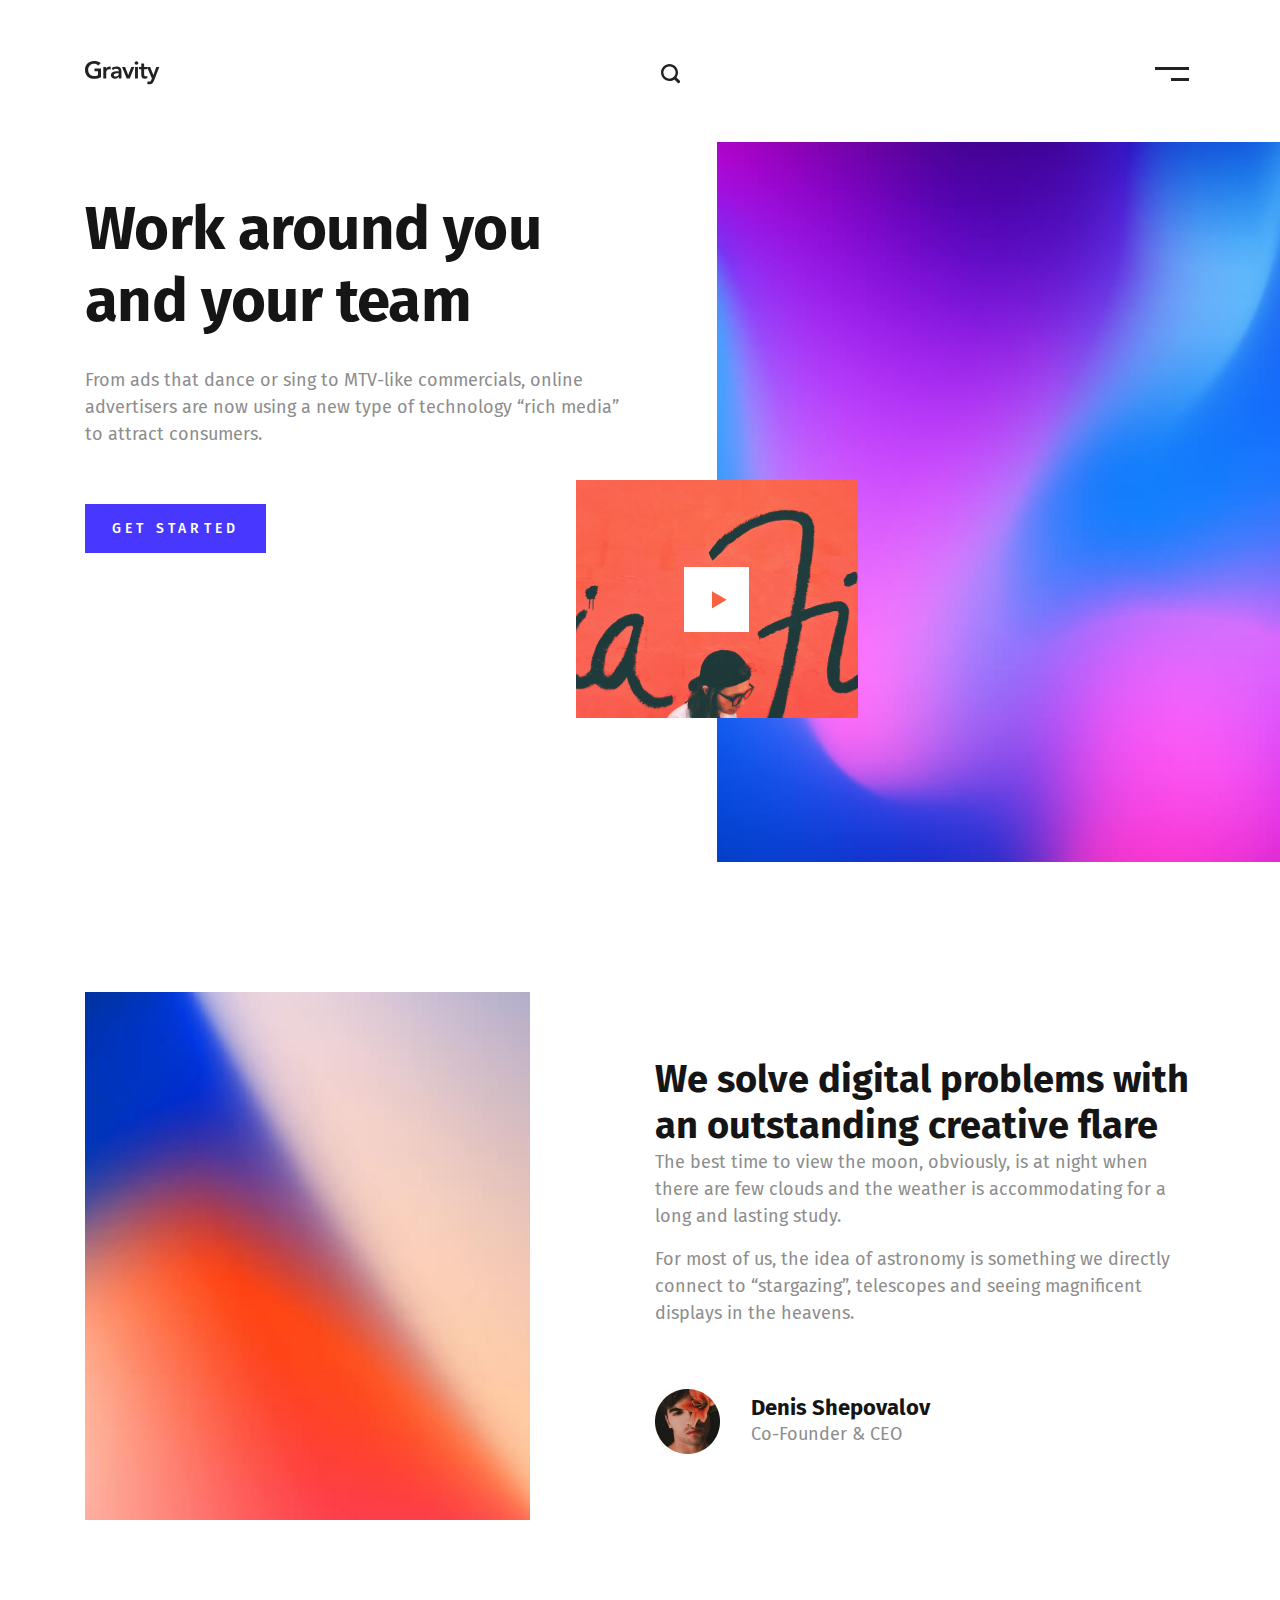
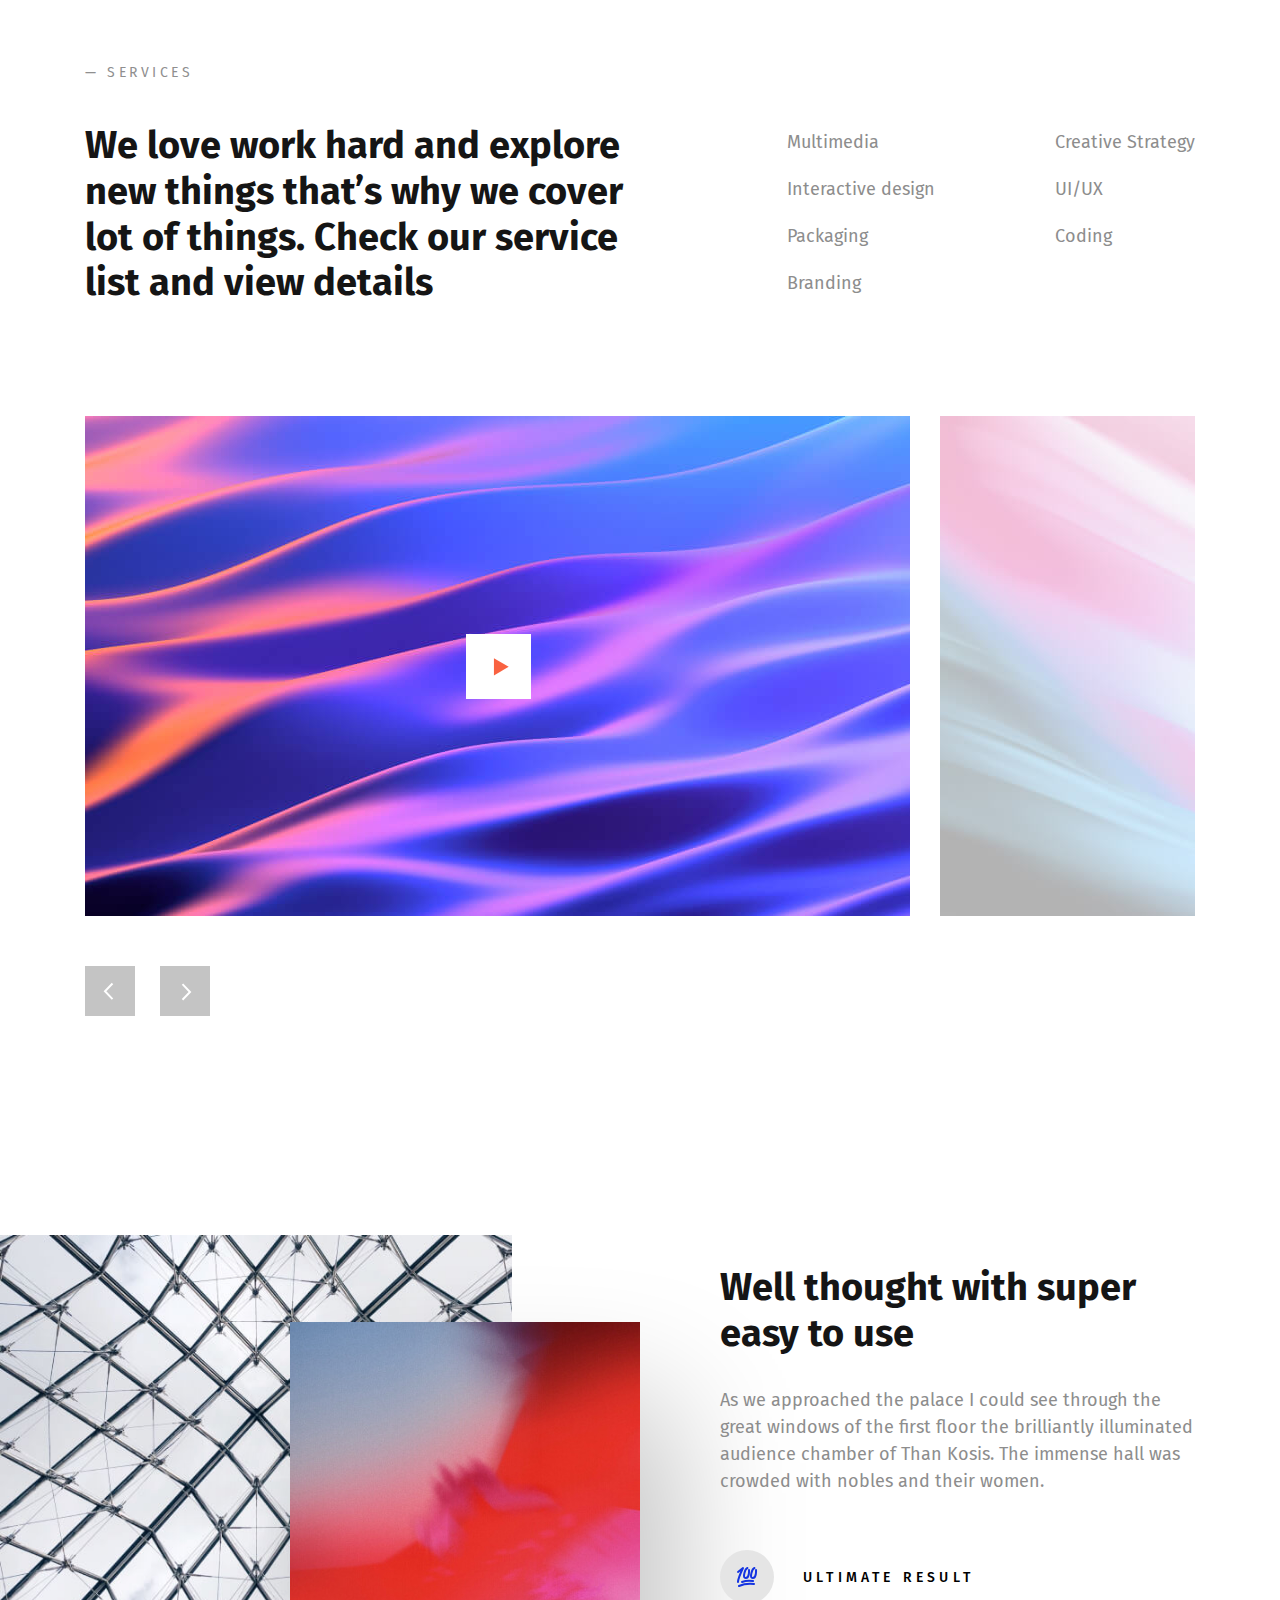
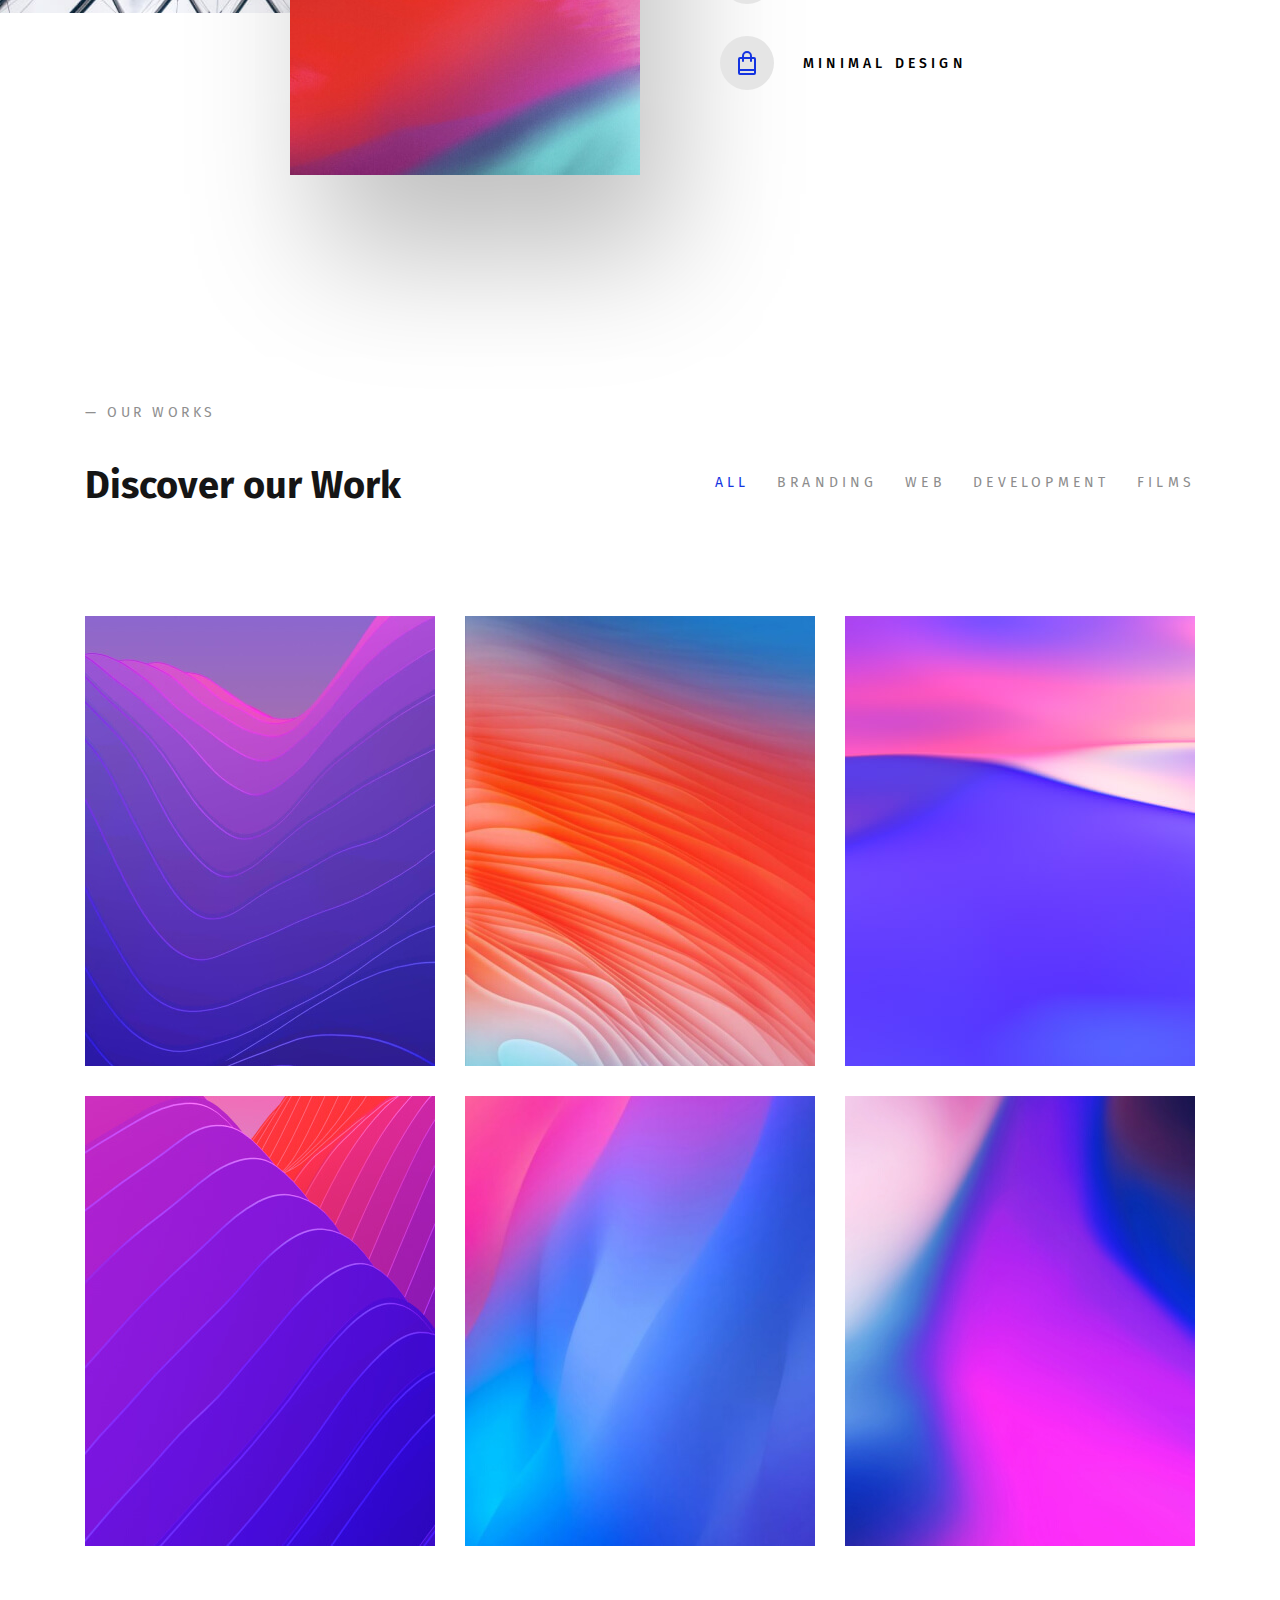
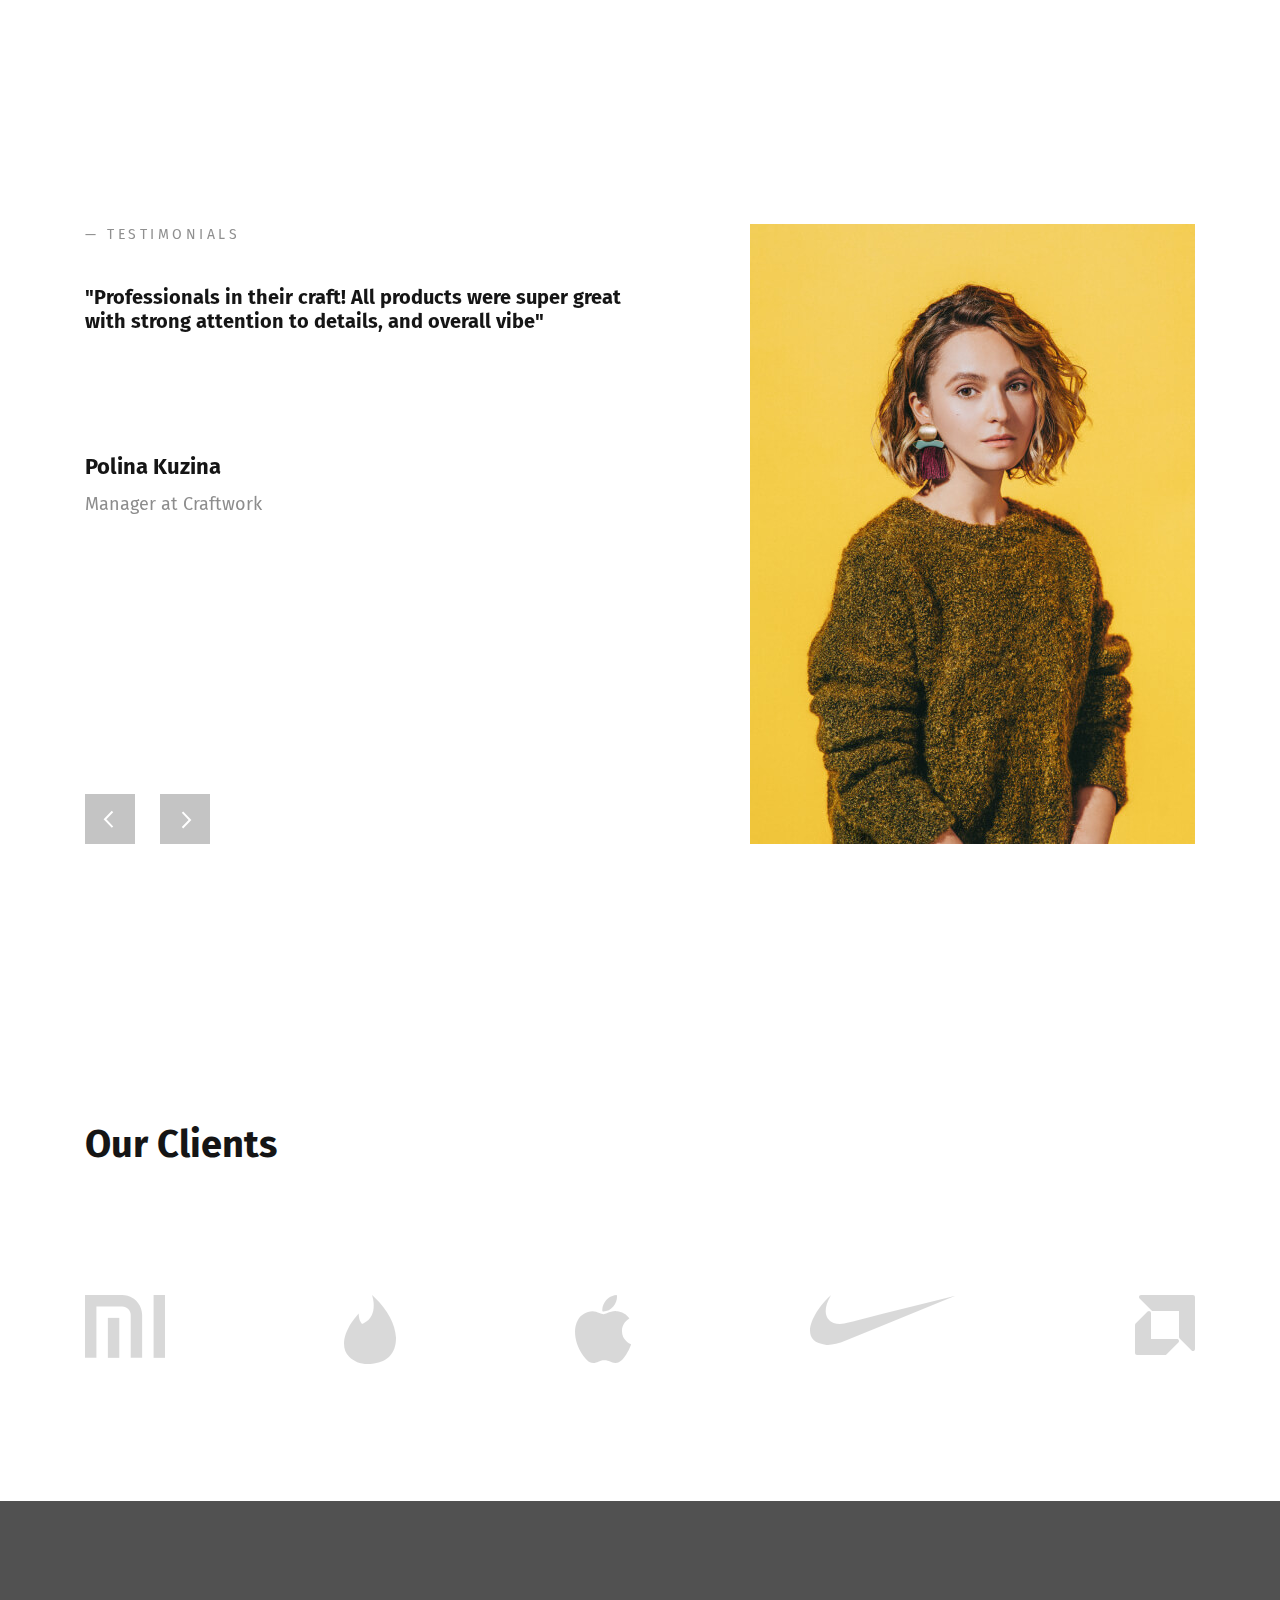
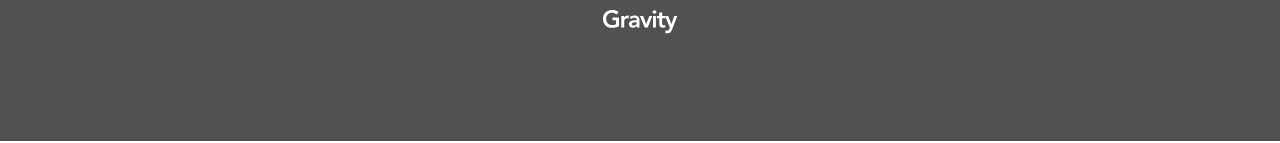
<file: Gravity/index.html>
<!DOCTYPE html>
<html lang="en">
<head>
	<meta charset="UTF-8">
	<title>Gravity</title>
	<meta name="viewport" content="width=device-width, initial-scale=1, shrink-to-fit=no">
	<link rel="shortcut icon" href="img/favicon.png" type="image/x-icon">
	<link href="https://fonts.googleapis.com/css?family=Fira+Sans:400,500,700&display=swap" rel="stylesheet">
	<link rel="stylesheet" href="css/bootstrap.min.css">
	<link rel="stylesheet" href="css/owl.carousel.min.css">
	<link rel="stylesheet" href="css/owl.theme.default.min.css">
	<link rel="stylesheet" href="css/main.min.css">
</head>
<body>
	<header class="header">
		<div class="nav">
			<div class="container">
				<div class="row">
					<div class="col-4 col-md-4">
						<a href="#">
							<img src="img/logo.svg" alt="Gravity" class="logo">
						</a>
					</div>
					<div class="col-4 offset-md-2 col-md-3">
						<button class="search">
							<img src="img/search.svg" alt="Search for materials">
						</button>
					</div>
					<div class="col-4 col-md-3">
						<button class="menu ml-auto">
							<img src="img/menu.svg" alt="Menu Gravity">
						</button>
					</div>
				</div>
			</div>
		</div>
		<div class="offer">
			<div class="container">
				<div class="row">
					<div class="col-md-6 vh-dependent">
						<div class="offer-cont">
							<h1 class="offer-cont__title">
								Work around you and your team
							</h1>
							<p class="offer-cont__text">
								From ads that dance or sing to MTV-like commercials, online advertisers are now using a new type of technology “rich media” to attract consumers.
							</p>
							<button class="offer-cont__btn btn">
								Get started
							</button>
						</div>
					</div>
					<div class="col-md-6 be-static vh-dependent">
						<div class="hero">
							<a href="#!" class="video">
							</a>
						</div>
					</div>
				</div>
			</div>
		</div>
	</header>
	<section class="problems">
		<div class="container">
			<div class="row">
				<div class="col-md-5">
					<img src="img/img2.jpg" alt="Poster" class="poster img-fluid">
				</div>
				<div class="col-md-6 ml-auto d-flex align-items-center">
					<div class="about">
						<h2 class="about__title">
							We solve digital problems with an outstanding creative flare
						</h2>
						<p class="about__text">
							The best time to view the moon, obviously, is at night when there are few clouds and the weather is accommodating for a long and lasting study.
						</p>
						<p class="about__text">
							For most of us, the idea of astronomy is something we directly connect to “stargazing”, telescopes and seeing magnificent displays in the heavens.
						</p>
						<div class="about__author">
							<h4 class="about__name">
								Denis Shepovalov
							</h4>
							<p class="about__dop">
								Co-Founder & CEO
							</p>
						</div>
					</div>
				</div>
			</div>
		</div>
	</section>
	<section class="services">
		<div class="container">
			<div class="row">
				<div class="col-md-6">
					<div class="section-title">
						<p class="section-title__label">
							— Services
						</p>
						<h2 class="section-title__heading">
							We love work hard and explore new things that’s why we cover lot of things. Check our service list and view details
						</h2>
					</div>
				</div>
				<div class="col-md-5 ml-auto d-flex justify-content-between">
					<ul class="serv-list serv-list_left">
						<li class="serv-list__item">
							Multimedia
						</li>
						<li class="serv-list__item">
							Interactive design
						</li>
						<li class="serv-list__item">
							Packaging
						</li>
						<li class="serv-list__item">
							Branding
						</li>
					</ul>
					<ul class="serv-list serv-list_right">
						<li class="serv-list__item">
							Creative Strategy
						</li>
						<li class="serv-list__item">
							UI/UX 
						</li>
						<li class="serv-list__item">
							Coding
						</li>
					</ul>
				</div>
			</div>
			<div class="row">
				<div class="col">
					<div class="owl-carousel owl-theme works-carousel">
					    <div class="item">
					    	<img src="img/img3.jpg" alt="Work">
					    	<span class="owl-carousel__play"></span>
					    </div>
					   	<div class="item">
					    	<img src="img/img4.jpg" alt="Work">
					    	<span class="owl-carousel__play"></span>
					    </div>
					    <div class="item">
					    	<img src="img/img3.jpg" alt="Work">
					    	<span class="owl-carousel__play"></span>
					    </div>
					   	<div class="item">
					    	<img src="img/img4.jpg" alt="Work">
					    	<span class="owl-carousel__play"></span>
					    </div>
					</div>
				</div>
			</div>
		</div>
	</section>
	<section class="result">
		<div class="container">
			<div class="row">
				<div class="col-md-6 be-static">
					<div class="collage">
						<img src="img/img5.jpg" alt="Work">
					</div>
				</div>
				<div class="col-md-6">
					<div class="easy">
						<h2 class="easy__title">
							Well thought with super easy to use
						</h2>
						<p class="easy__text">
							As we approached the palace I could see through the great windows of the first floor the brilliantly illuminated audience chamber of Than Kosis. The immense hall was crowded with nobles and their women.
						</p>
						<div class="easy__point easy__point_first">
							Ultimate Result
						</div>
						<div class="easy__point easy__point_second">
							Minimal Design
						</div>
					</div>
				</div>
			</div>
		</div>
	</section>
	<section class="works tabs">
		<div class="container">
			<div class="row">
				<div class="col-md-6">
					<div class="section-title">
						<p class="section-title__label">
							— Our works
						</p>
						<h2 class="section-title__heading">
							Discover our Work
						</h2>
					</div>
				</div>
				<div class="col-12 col-xl-6">
					<ul class="work-tabs d-flex justify-content-between tabs__caption">
						<li class="work-tabs__item active">
							<a href="#!">
								All
							</a>
						</li>
						<li class="work-tabs__item">
							<a href="#!">
								Branding
							</a>
						</li>
						<li class="work-tabs__item">
							<a href="#!">
								Web
							</a>
						</li>
						<li class="work-tabs__item">
							<a href="#!">
								Development
							</a>
						</li>
						<li class="work-tabs__item">
							<a href="#!">
								Films
							</a>
						</li>
					</ul>
				</div>
			</div>
			<div class="row">
				<div class="col">
					<div class="works-wrap d-flex justify-content-between tabs__content active">
						<a href="#!" class="works-wrap__item">
							<img src="img/img7.jpg" alt="Work">
						</a>
						<a href="#!" class="works-wrap__item">
							<img src="img/img8.jpg" alt="Work">
						</a>
						<a href="#!" class="works-wrap__item">
							<img src="img/img9.jpg" alt="Work">
						</a>
						<a href="#!" class="works-wrap__item">
							<img src="img/img10.jpg" alt="Work">
						</a>
						<a href="#!" class="works-wrap__item">
							<img src="img/img11.jpg" alt="Work">
						</a>
						<a href="#!" class="works-wrap__item">
							<img src="img/img12.jpg" alt="Work">
						</a>
					</div>

					<div class="works-wrap d-flex justify-content-between tabs__content">
						<a href="#!" class="works-wrap__item">
							<img src="img/img12.jpg" alt="Work">
						</a>
						<a href="#!" class="works-wrap__item">
							<img src="img/img11.jpg" alt="Work">
						</a>
						<a href="#!" class="works-wrap__item">
							<img src="img/img10.jpg" alt="Work">
						</a>
						<a href="#!" class="works-wrap__item">
							<img src="img/img9.jpg" alt="Work">
						</a>
						<a href="#!" class="works-wrap__item">
							<img src="img/img8.jpg" alt="Work">
						</a>
						<a href="#!" class="works-wrap__item">
							<img src="img/img7.jpg" alt="Work">
						</a>
					</div>

					<div class="works-wrap d-flex justify-content-between tabs__content">
						<a href="#!" class="works-wrap__item">
							<img src="img/img8.jpg" alt="Work">
						</a>
						<a href="#!" class="works-wrap__item">
							<img src="img/img12.jpg" alt="Work">
						</a>
						<a href="#!" class="works-wrap__item">
							<img src="img/img10.jpg" alt="Work">
						</a>
						<a href="#!" class="works-wrap__item">
							<img src="img/img11.jpg" alt="Work">
						</a>
						<a href="#!" class="works-wrap__item">
							<img src="img/img7.jpg" alt="Work">
						</a>
						<a href="#!" class="works-wrap__item">
							<img src="img/img9.jpg" alt="Work">
						</a>
					</div>

					<div class="works-wrap d-flex justify-content-between tabs__content">
						<a href="#!" class="works-wrap__item">
							<img src="img/img12.jpg" alt="Work">
						</a>
						<a href="#!" class="works-wrap__item">
							<img src="img/img11.jpg" alt="Work">
						</a>
						<a href="#!" class="works-wrap__item">
							<img src="img/img10.jpg" alt="Work">
						</a>
						<a href="#!" class="works-wrap__item">
							<img src="img/img9.jpg" alt="Work">
						</a>
						<a href="#!" class="works-wrap__item">
							<img src="img/img8.jpg" alt="Work">
						</a>
						<a href="#!" class="works-wrap__item">
							<img src="img/img7.jpg" alt="Work">
						</a>
					</div>

					<div class="works-wrap d-flex justify-content-between tabs__content">
						<a href="#!" class="works-wrap__item">
							<img src="img/img11.jpg" alt="Work">
						</a>
						<a href="#!" class="works-wrap__item">
							<img src="img/img12.jpg" alt="Work">
						</a>
						<a href="#!" class="works-wrap__item">
							<img src="img/img8.jpg" alt="Work">
						</a>
						<a href="#!" class="works-wrap__item">
							<img src="img/img9.jpg" alt="Work">
						</a>
						<a href="#!" class="works-wrap__item">
							<img src="img/img7.jpg" alt="Work">
						</a>
						<a href="#!" class="works-wrap__item">
							<img src="img/img10.jpg" alt="Work">
						</a>
					</div>
				</div>
			</div>
		</div>
	</section> 
	<section class="testimonials">
		<div class="container">
			<div class="owl-carousel contributor-carousel">
				<!-- One slide -->
				<div class="row">
					<div class="col-md-6">
						<div class="section-title">
							<p class="section-title__label">
								— Testimonials
							</p>
							<h2 class="section-title__heading section-title__heading_review">
								"Professionals in their craft! All products were super great with strong attention to details, and overall vibe"
							</h2>
							<div class="contributor">
								<h3 class="contributor__title">
									Polina Kuzina
								</h3>
								<p class="contributor__desc">
									Manager at Craftwork
								</p>
							</div>
						</div>
					</div>
					<div class="col-md-5 ml-auto">
						<img src="img/photo.jpg" alt="Polina Kuzina" class="cont-photo img-fluid">
					</div>
				</div>
				<!-- One slide -->
				<div class="row">
					<div class="col-md-6">
						<div class="section-title">
							<p class="section-title__label">
								— Testimonials
							</p>
							<h2 class="section-title__heading section-title__heading_review">
								"Professionals in their craft! All products were super great with strong attention to details, and overall vibe"
							</h2>
							<div class="contributor">
								<h3 class="contributor__title">
									Polina Kuzina
								</h3>
								<p class="contributor__desc">
									Manager at Craftwork
								</p>
							</div>
						</div>
					</div>
					<div class="col-md-5 ml-auto">
						<img src="img/photo.jpg" alt="Polina Kuzina" class="cont-photo img-responsive">
					</div>
				</div>
			</div>
		</div>
	</section>
	<section class="clients">
		<div class="container">
			<div class="row">
				<div class="col-md-6">
					<div class="section-title">
						<h2 class="section-title__heading">
							Our Clients
						</h2>
					</div>
				</div>
			</div>
			<div class="row">
				<div class="col">
					<div class="clients-row d-flex justify-content-between">
						<a href="#!" class="clients-row__item">
							<img src="img/xiaomi.svg" alt="Xiaomi">
						</a>
						<a href="#!" class="clients-row__item">
							<img src="img/tinder.svg" alt="Tinder">
						</a>
						<a href="#!" class="clients-row__item">
							<img src="img/apple.svg" alt="Apple">
						</a>
						<a href="#!" class="clients-row__item">
							<img src="img/nike.svg" alt="Nike">
						</a>
						<a href="#!" class="clients-row__item">
							<img src="img/amd.svg" alt="AMD">
						</a>
					</div>
				</div>
			</div>
		</div>
	</section>
	<footer class="footer">
		<div class="container">
			<div class="row">
				<div class="col d-flex justify-content-center">
					<a href="#"><img class="footer-logo" src="img/logo-footer.svg" alt="Gravity"></a>
				</div>
			</div>
		</div>
	</footer>


	<script src="js/jquery-3.4.1.min.js"></script>
	<script src="js/owl.carousel.min.js"></script>
	<script src="js/main.min.js"></script>
</body>
</html>
</file>
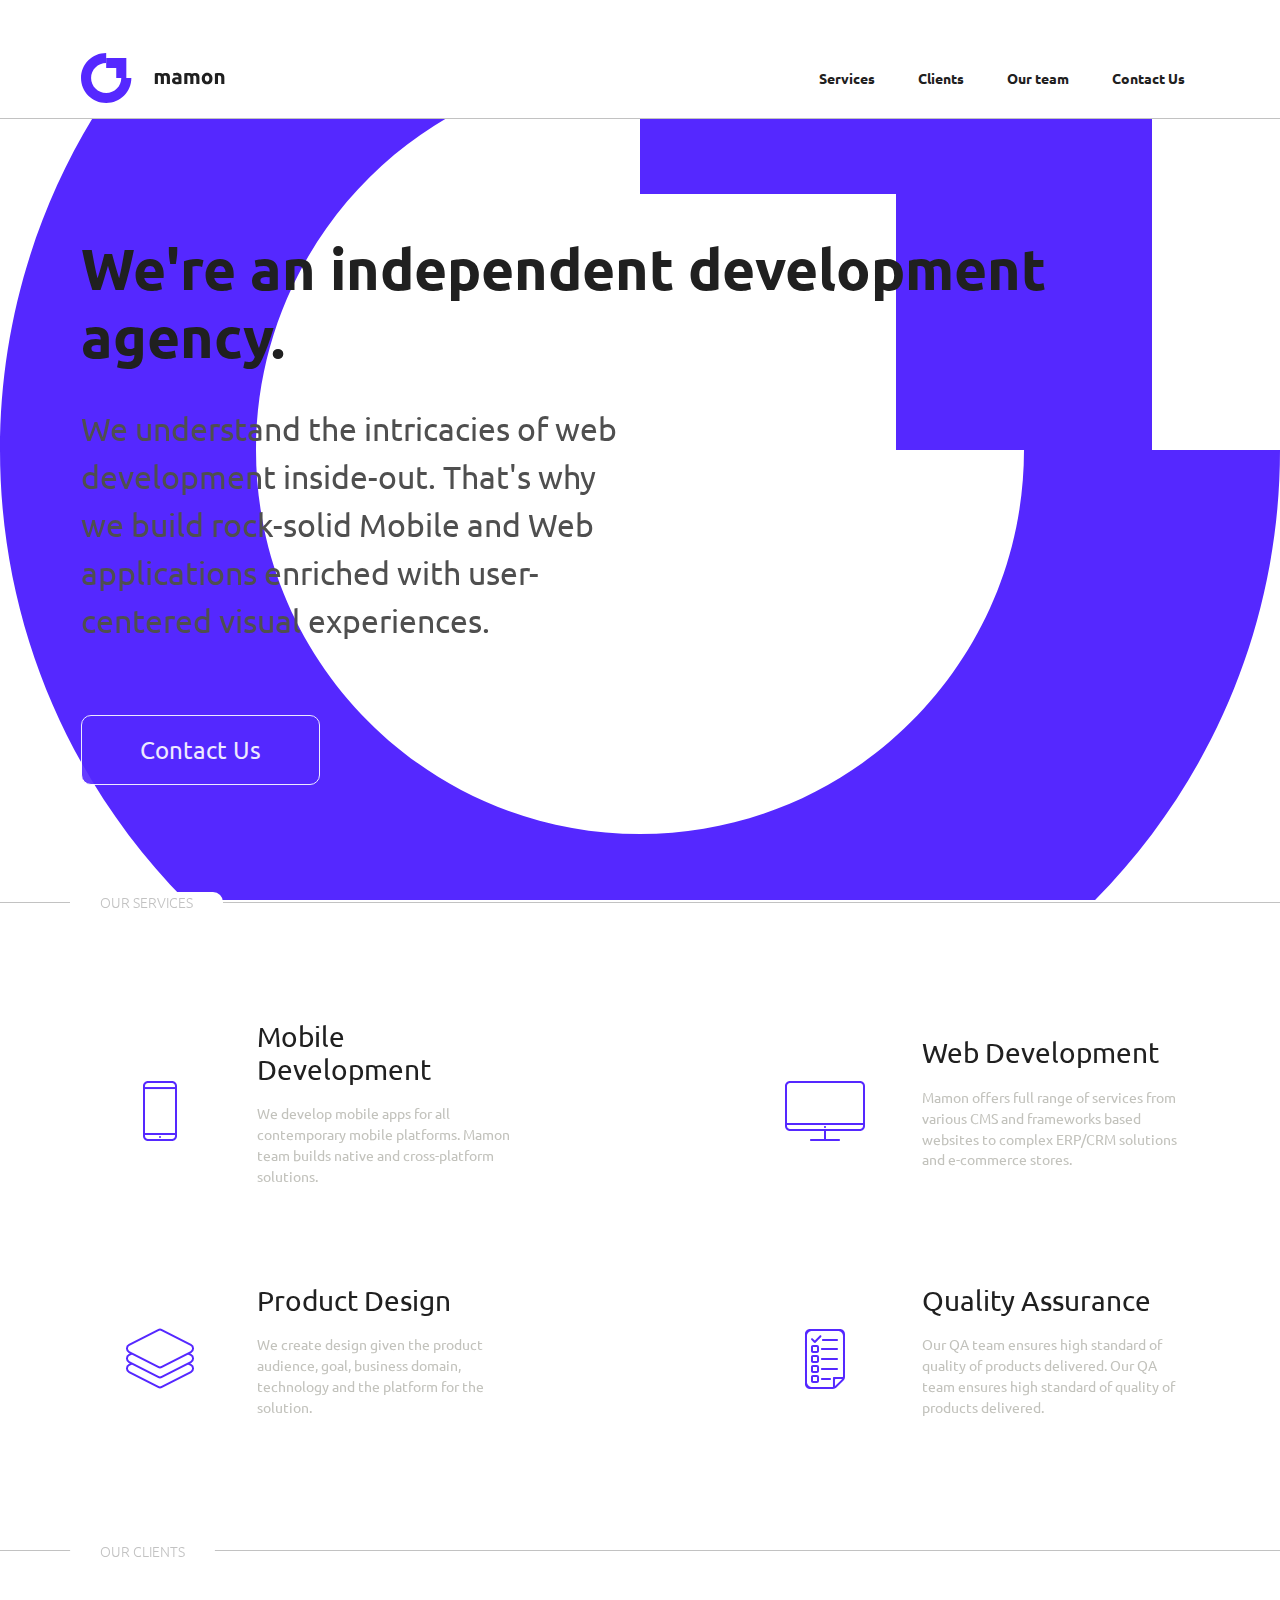
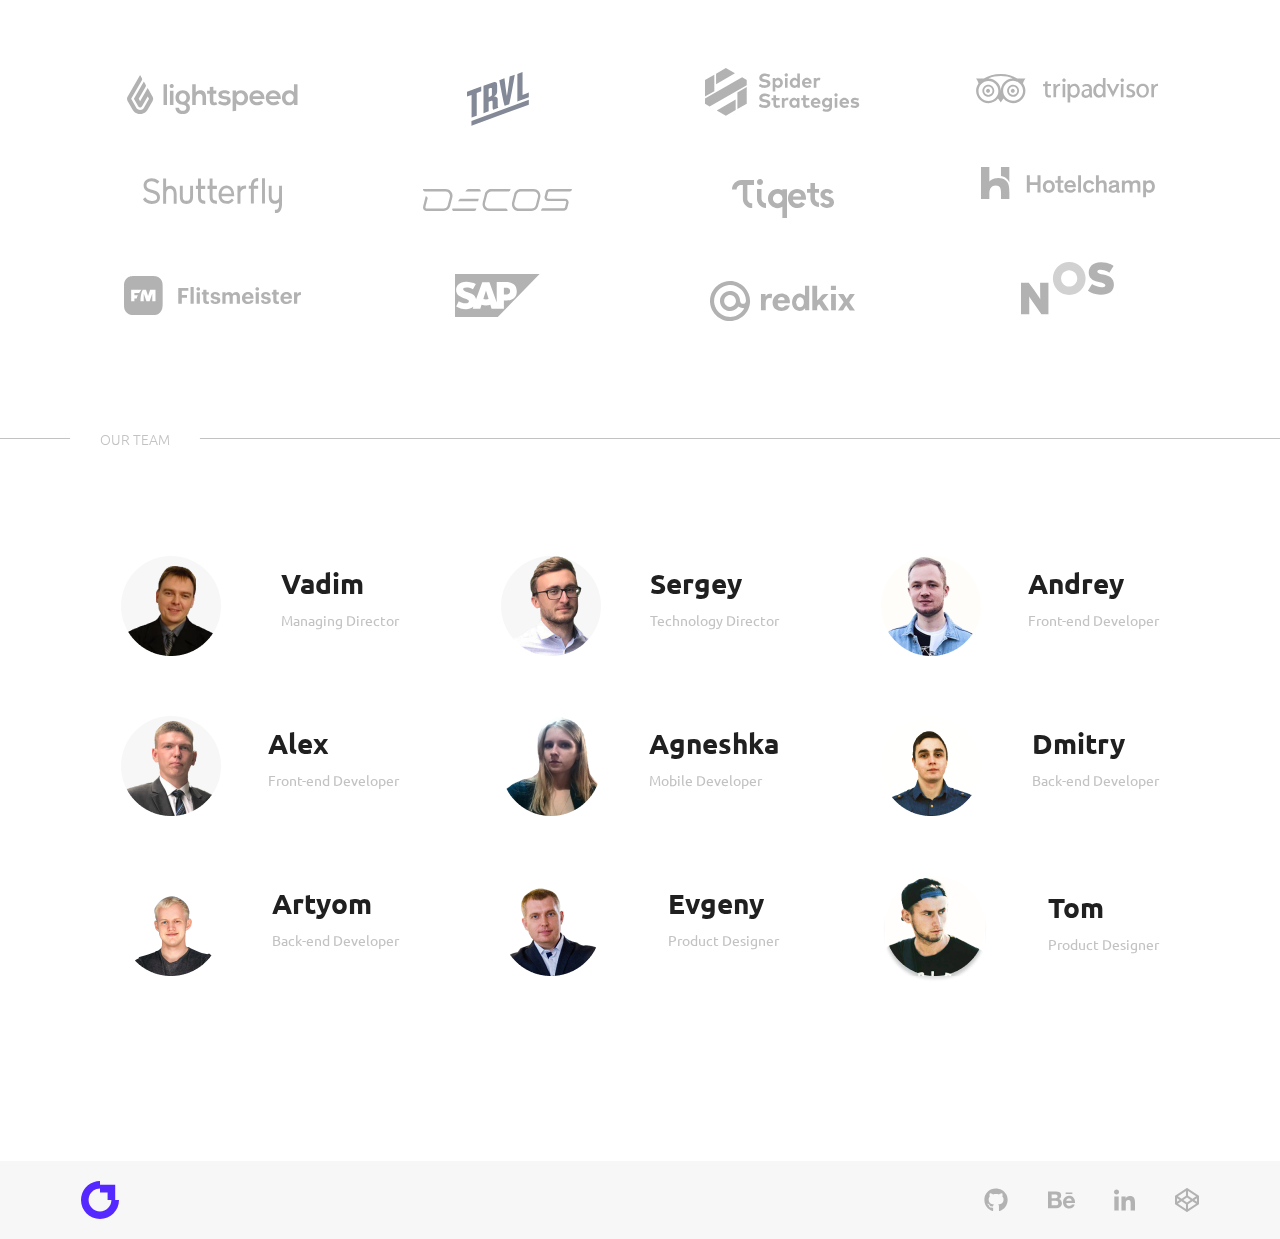
<file: Mamon/index.html>
<!DOCTYPE html>
<html lang="en">

<head>
    <meta charset="UTF-8">
    <meta name="viewport" content="width=device-width, initial-scale=1">
    <link rel="shortcut icon" href="./images/svg/infinity.svg" type="image/x-icon">
    <link rel="stylesheet" href="css/bootstrap.min.css">
    <link rel="stylesheet" href="css/style.min.css">
    <title>Mamon</title>
</head>

<body>
<!--Header start-->
<header class="header">
    <div class="container-md">
        <div class="row justify-content-between align-items-center">

            <img class="header__image" src="./images/svg/mamon-logo.svg" alt="Mamon">
            <ul class="nav col-auto nav__d-none">
                <li class="nav-item header__item">
                    <a href="#!" class="nav-link header__link">Services</a>
                </li>
                <li class="nav-item header__item">
                    <a href="#!" class="nav-link header__link">Clients</a>
                </li>
                <li class="nav-item header__item">
                    <a href="#!" class="nav-link header__link">Our team</a>
                </li>
                <li class="nav-item header__item">
                    <a href="#!" class="nav-link header__link">Contact Us</a>
                </li>
            </ul> <!--/nav-->

            <div class="burger position-relative">
                <span class="burger__line burger__line--first"></span>
                <span class="burger__line burger__line--second"></span>
                <span class="burger__line burger__line--third"></span>
            </div>

        </div> <!--/container-->
    </div> <!--/container-->
</header>
<!--Header end-->
<!--Intro start-->
<section class="intro">
    <div class="container-md position-relative">
        <div class="row">

            <div class="text-start">
                <h1 class="intro__title">We're an independent development agency.</h1>
                <p class="col-12 col-lg-6 intro__text">We understand the intricacies of web development inside-out.
                    That's why we build
                    rock-solid Mobile and Web applications enriched with user-centered visual experiences.</p>
                <button type="button" class="btn intro__btn">Contact Us</button>
            </div> <!--/text-start-->

        </div> <!--/row-->
    </div> <!--/container-->
</section>
<!--Intro end-->
<!--Services start-->
<section class="services">
    <div class="container-md position-relative">
        <span class="line__text">OUR SERVICES</span>
        <div class="row justify-content-between">

            <div class="col-12 col-lg-6 col-xl-5 d-flex justify-content-between align-items-center services__card">
                <div class="d-flex justify-content-center align-items-center services__img">
                    <img src="./images/svg/smartphone.svg" alt="Smartphone">
                </div>
                <div class="text-start services__content">
                    <h3 class="services__title">Mobile Development</h3>
                    <p class="services__text">We develop mobile apps for all contemporary
                        mobile platforms. Mamon team builds
                        native and cross-platform solutions.</p>
                </div>
            </div>

            <div class="col-12 col-lg-6 col-xl-5 d-flex justify-content-between align-items-center services__card">
                <div class="d-flex justify-content-center align-items-center services__img">
                    <img src="./images/svg/monitor.svg" alt="Smartphone">
                </div>
                <div class="text-start services__content">
                    <h3 class="services__title">Web Development</h3>
                    <p class="services__text">Mamon offers full range of services from various
                        CMS and frameworks based websites to complex
                        ERP/CRM solutions and e-commerce stores.</p>
                </div>
            </div>

            <div class="col-12 col-lg-6 col-xl-5 d-flex justify-content-between align-items-center services__lg">
                <div class="d-flex justify-content-center align-items-center services__img">
                    <img src="./images/svg/layers.svg" alt="Smartphone">
                </div>
                <div class="text-start services__content">
                    <h3 class="services__title">Product Design</h3>
                    <p class="services__text">We create design given the product audience,
                        goal, business domain, technology and
                        the platform for the solution.</p>
                </div>
            </div>

            <div class="col-12 col-lg-6 col-xl-5 d-flex justify-content-between align-items-center">
                <div class="d-flex justify-content-center align-items-center services__img">
                    <img src="./images/svg/test.svg" alt="Smartphone">
                </div>
                <div class="text-start services__content">
                    <h3 class="services__title">Quality Assurance</h3>
                    <p class="services__text">Our QA team ensures high standard of
                        quality of products delivered. Our QA team ensures high standard of
                        quality of products delivered.</p>
                </div>
            </div>

        </div> <!--/row-->
    </div> <!--/container-->
</section>
<!--Services end-->
<!--Clients start-->
<section class="clients">
    <div class="container-md position-relative">
        <span class="line__text">OUR CLIENTS</span>
        <div class="row justify-content-between align-items-center">

            <div class="col-12 col-md-6 col-lg-3 clients__lg">
                <div class="d-flex flex-column justify-content-center align-items-center clients__images">
                    <img class="clients__img" src="./images/svg/logo-lightspeed.svg" alt="">
                    <img class="clients__img" src="./images/svg/logo-shutterfly.svg" alt="">
                    <img src="./images/svg/logo-flitsmeister.svg" alt="">
                </div>
            </div>

            <div class="col-12 col-md-6 col-lg-3 clients__lg">
                <div class="d-flex flex-column justify-content-center align-items-center clients__images">
                    <img class="clients__img" src="./images/svg/logo-trvl.svg" alt="">
                    <img class="clients__img" src="./images/svg/logo-decos.svg" alt="">
                    <img src="./images/svg/logo-sap.svg" alt="">
                </div>
            </div>

            <div class="col-12 col-md-6 col-lg-3 clients__md">
                <div class="d-flex flex-column justify-content-center align-items-center clients__images">
                    <img class="clients__img" src="./images/svg/logo-spider-strategies.svg" alt="">
                    <img class="clients__img" src="./images/svg/logo-tiqets.svg" alt="">
                    <img src="./images/svg/logo-redkix.svg" alt="">
                </div>
            </div>

            <div class="col-12 col-md-6 col-lg-3">
                <div class="d-flex flex-column justify-content-center align-items-center clients__images">
                    <img class="clients__img" src="./images/svg/logo-tripadvisor.svg" alt="">
                    <img class="clients__img" src="./images/svg/logo-hotelchamp.svg" alt="">
                    <img src="./images/svg/logo-nos.svg" alt="">
                </div>
            </div>

        </div> <!--/row-->
    </div> <!--/container-->
</section>
<!--Clients end-->
<!--Team start-->
<section class="team">
    <div class="container-md position-relative">
        <span class="line__text">OUR TEAM</span>
        <div class="row team__mb">

            <div class="col-12 col-md-4 team__col team__md">
                <div class="d-flex justify-content-between align-items-center">
                    <div class="d-flex justify-content-center align-items-center team__img">
                        <img class="team__filter" src="./images/vadim.png" alt="Vadim">
                    </div>
                    <div class="text-start team__content">
                        <h3 class="team__title">Vadim</h3>
                        <p class="team__text">Managing Director</p>
                    </div>
                </div>
            </div>

            <div class="col-12 col-md-4 team__col">
                <div class="d-flex justify-content-between align-items-center">
                    <div class="d-flex justify-content-center align-items-center team__img">
                        <img class="team__filter" src="./images/sergey.png" alt="Sergey">
                    </div>
                    <div class="text-start team__content">
                        <h3 class="team__title">Sergey</h3>
                        <p class="team__text">Technology Director</p>
                    </div>
                </div>
            </div>

            <div class="col-12 col-md-4 team__col team__d-none">
                <div class="d-flex justify-content-between align-items-center">
                    <div class="d-flex justify-content-center align-items-center team__img">
                        <img class="team__filter" src="./images/andrey.png" alt="Andrey">
                    </div>
                    <div class="text-start team__content">
                        <h3 class="team__title">Andrey</h3>
                        <p class="team__text">Front-end Developer</p>
                    </div>
                </div>
            </div>


        </div> <!--/row-->
        <div class="row team__mb">

            <div class="col-12 col-md-4 team__col team__md">
                <div class="d-flex justify-content-between align-items-center">
                    <div class="d-flex justify-content-center align-items-center team__img">
                        <img class="team__filter" src="./images/alex.png" alt="Alex">
                    </div>
                    <div class="text-start team__content">
                        <h3 class="team__title">Alex</h3>
                        <p class="team__text">Front-end Developer</p>
                    </div>
                </div>
            </div>

            <div class="col-12 col-md-4 team__col">
                <div class="d-flex justify-content-between align-items-center">
                    <div class="d-flex justify-content-center align-items-center team__img">
                        <img class="team__filter" src="./images/agne.png" alt="Agneshka">
                    </div>
                    <div class="text-start team__content">
                        <h3 class="team__title">Agneshka</h3>
                        <p class="team__text">Mobile Developer</p>
                    </div>
                </div>
            </div>

            <div class="col-12 col-md-4 team__col team__d-none">
                <div class="d-flex justify-content-between align-items-center">
                    <div class="d-flex justify-content-center align-items-center team__img">
                        <img class="team__filter" src="./images/dima.png" alt="Dmitry">
                    </div>
                    <div class="text-start team__content">
                        <h3 class="team__title">Dmitry</h3>
                        <p class="team__text">Back-end Developer</p>
                    </div>
                </div>
            </div>

        </div> <!--/row-->
        <div class="row team__mb">

            <div class="col-12 col-md-4 team__col team__md">
                <div class="d-flex justify-content-between align-items-center">
                    <div class="d-flex justify-content-center align-items-center team__img">
                        <img class="team__filter" src="./images/artyom.png" alt="Artyom">
                    </div>
                    <div class="text-start team__content">
                        <h3 class="team__title">Artyom</h3>
                        <p class="team__text">Back-end Developer</p>
                    </div>
                </div>
            </div>

            <div class="col-12 col-md-4 team__col">
                <div class="d-flex justify-content-between align-items-center">
                    <div class="d-flex justify-content-center align-items-center team__img">
                        <img class="team__filter" src="./images/evgeny.png" alt="Evgeny">
                    </div>
                    <div class="text-start team__content">
                        <h3 class="team__title">Evgeny</h3>
                        <p class="team__text">Product Designer</p>
                    </div>
                </div>
            </div>

            <div class="col-12 col-md-4 team__col team__d-none">
                <div class="d-flex justify-content-between align-items-center">
                    <div class="d-flex justify-content-center align-items-center team__img">
                        <img class="team__filter" src="./images/tom.png" alt="Tom">
                    </div>
                    <div class="text-start team__content">
                        <h3 class="team__title">Tom</h3>
                        <p class="team__text">Product Designer</p>
                    </div>
                </div>
            </div>

        </div> <!--/row-->
        <div class="row team__lg team__mb">

            <div class="col-12 col-md-4 team__col team__md">
                <div class="d-flex justify-content-between align-items-center">
                    <div class="d-flex justify-content-center align-items-center team__img">
                        <img class="team__filter" src="./images/andrey.png" alt="Andrey">
                    </div>
                    <div class="text-start team__content">
                        <h3 class="team__title">Andrey</h3>
                        <p class="team__text">Front-end Developer</p>
                    </div>
                </div>
            </div>

            <div class="col-12 col-md-4 team__col">
                <div class="d-flex justify-content-between align-items-center">
                    <div class="d-flex justify-content-center align-items-center team__img">
                        <img class="team__filter" src="./images/dima.png" alt="Dmitry">
                    </div>
                    <div class="text-start team__content">
                        <h3 class="team__title">Dmitry</h3>
                        <p class="team__text">Back-end Developer</p>
                    </div>
                </div>
            </div>

        </div> <!--/row-->
        <div class="row team__lg">

            <div class="col-12 col-md-4 team__col">
                <div class="d-flex justify-content-between align-items-center">
                    <div class="d-flex justify-content-center align-items-center team__img">
                        <img class="team__filter" src="./images/tom.png" alt="Tom">
                    </div>
                    <div class="text-start team__content">
                        <h3 class="team__title">Tom</h3>
                        <p class="team__text">Product Designer</p>
                    </div>
                </div>
            </div>

        </div> <!--/row-->
    </div> <!--/container-->
</section>
<!--Team end-->
<!--Footer start-->
<footer class="footer">
    <div class="container-md">
        <div class="row justify-content-between align-items-center">

            <img class="footer__img" src="./images/svg/logo-ico.svg" alt="Mamon">
            <div class="d-flex justify-content-between align-items-center footer__images">
                <img src="./images/svg/social-ico4.svg" alt="Social-ico">
                <img src="./images/svg/social-ico3.svg" alt="Social-ico">
                <img src="./images/svg/social-ico2.svg" alt="Social-ico">
                <img src="./images/svg/social-ico1.svg" alt="Social-ico">
            </div>

        </div>
    </div>
</footer>
<!--Footer end-->
</body>

</html>
</file>
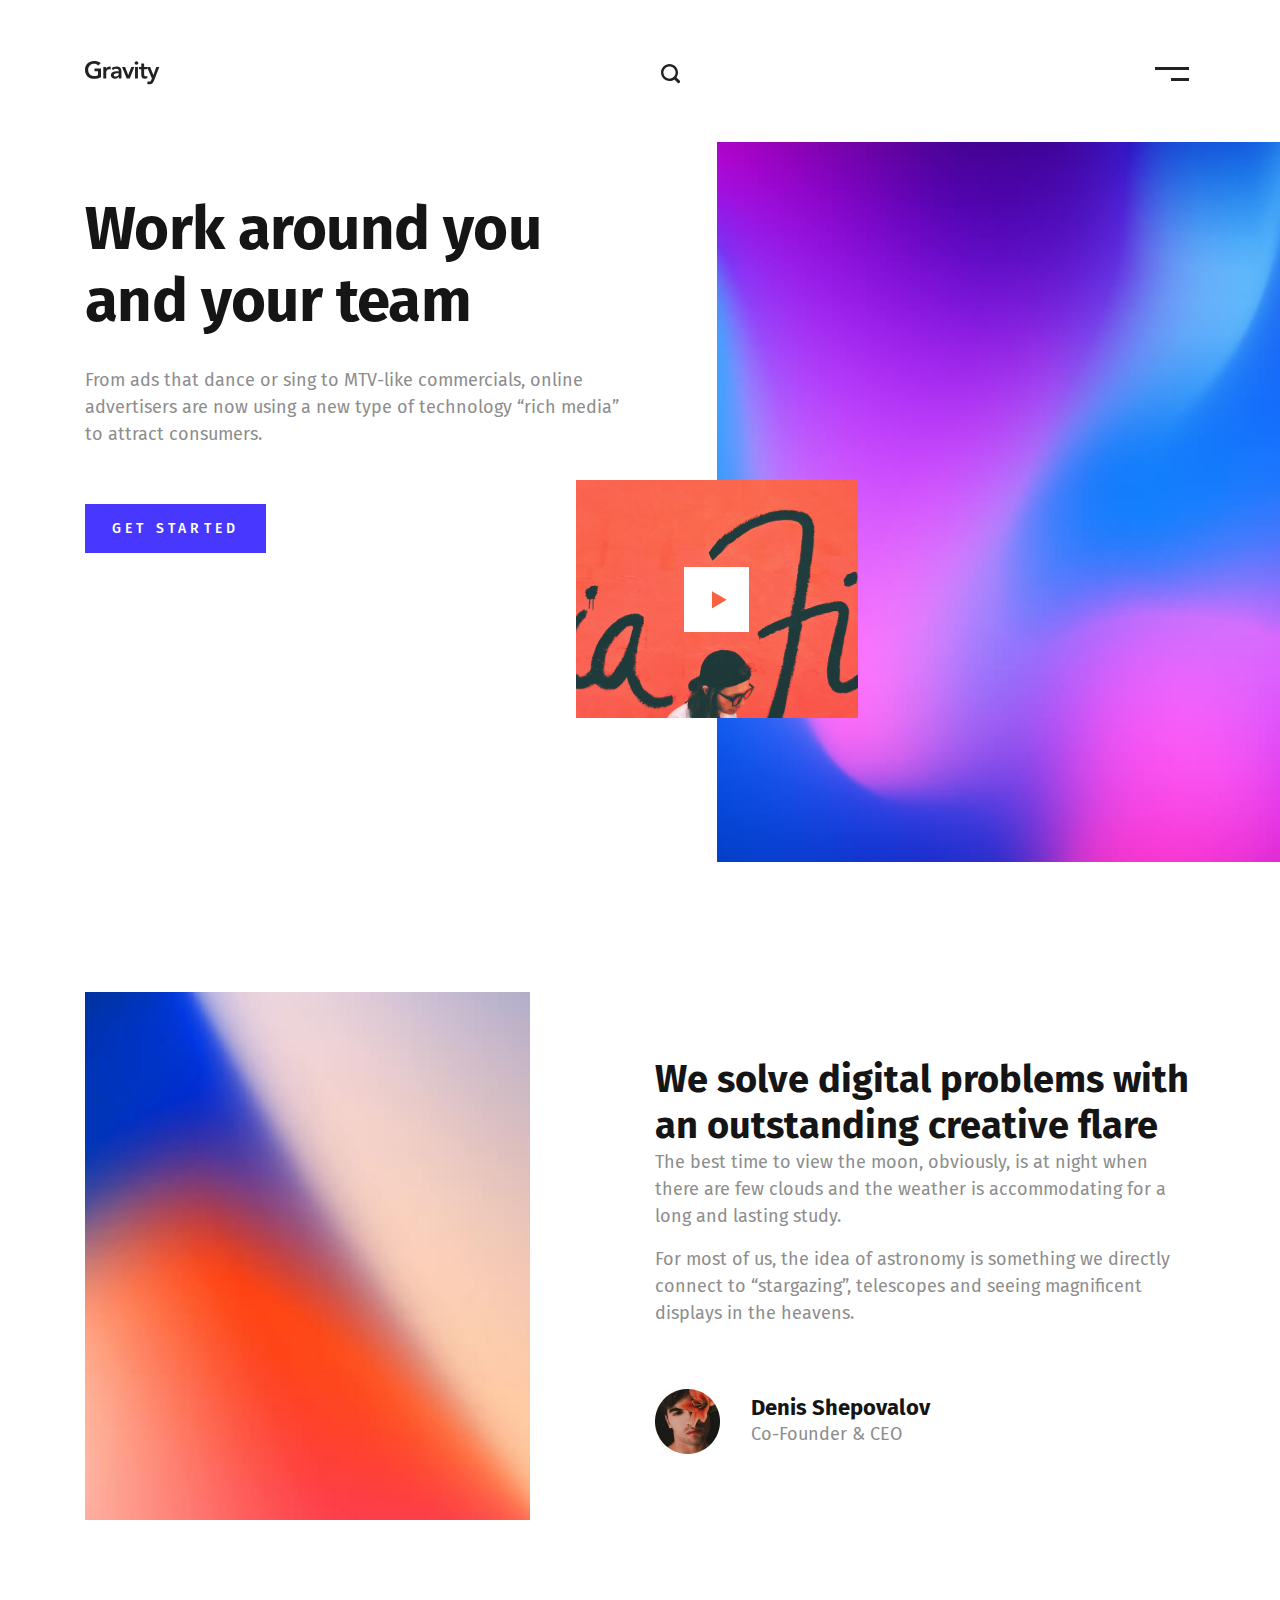
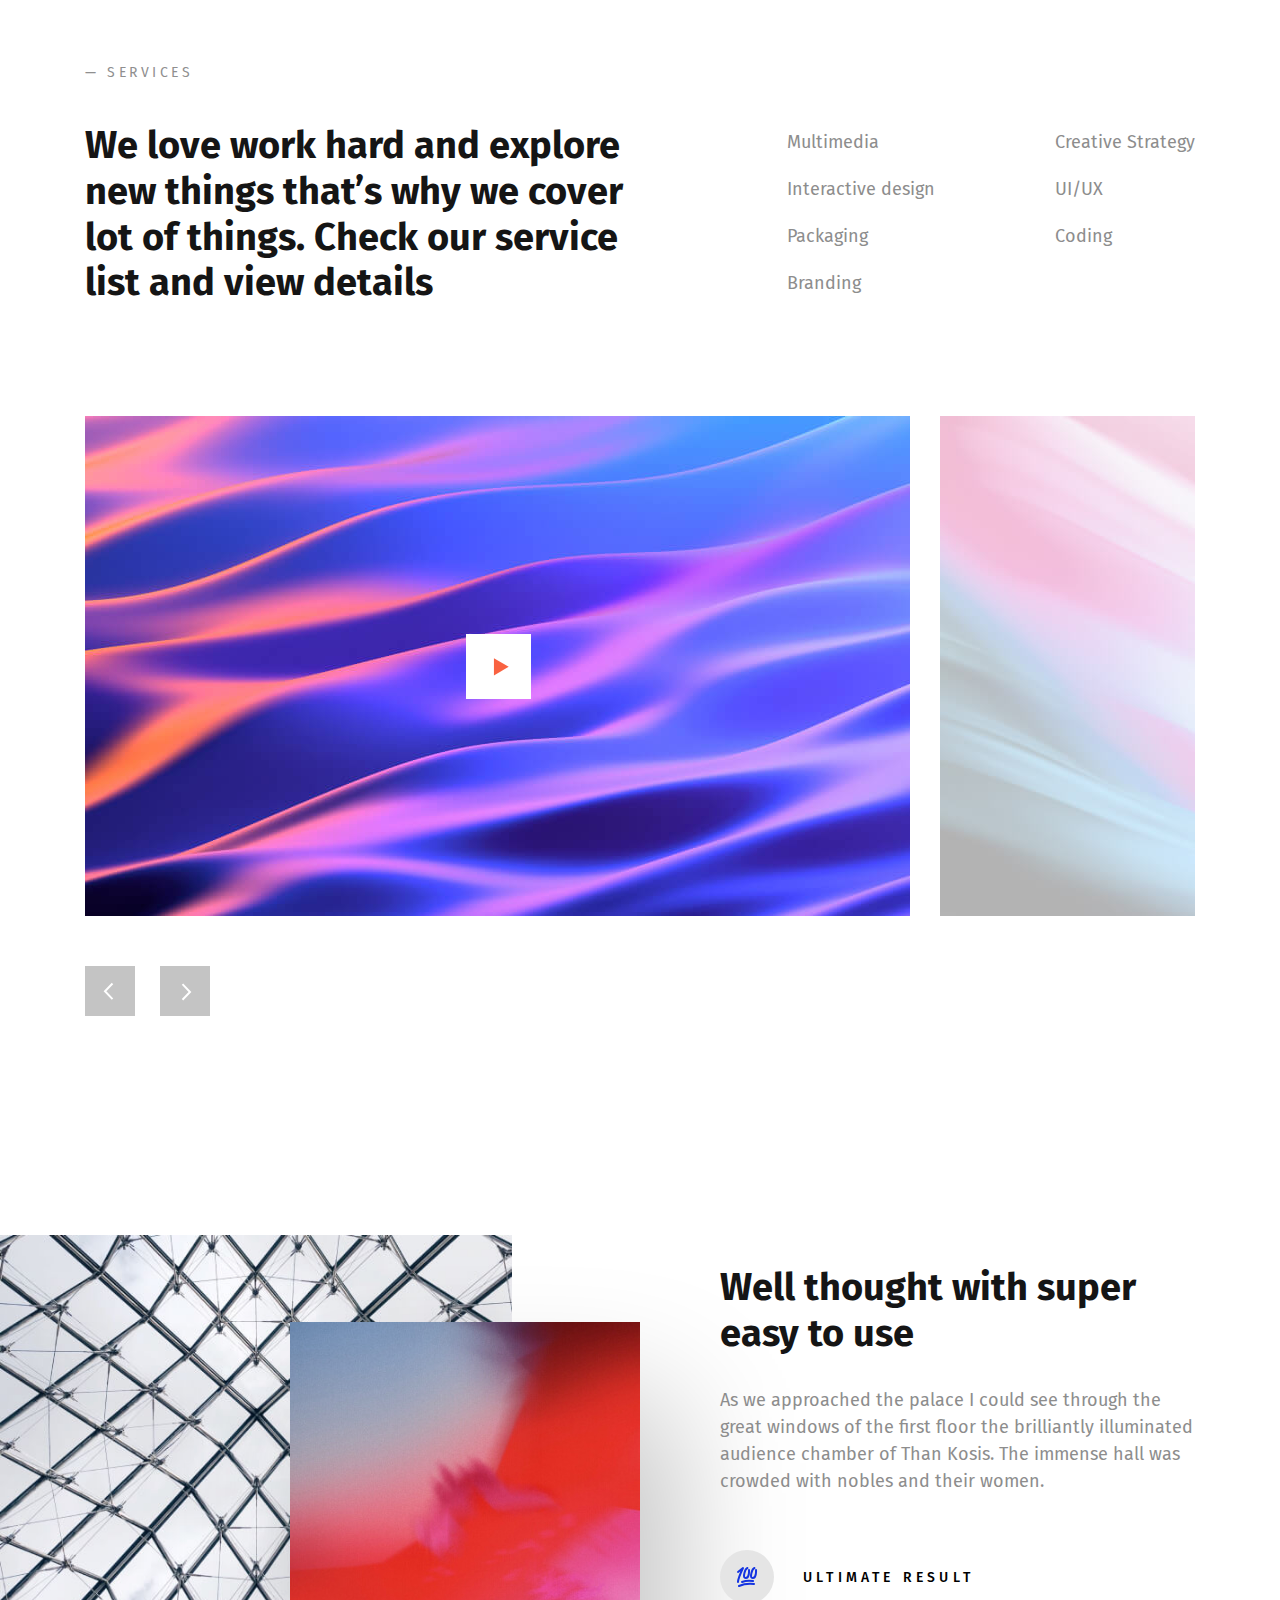
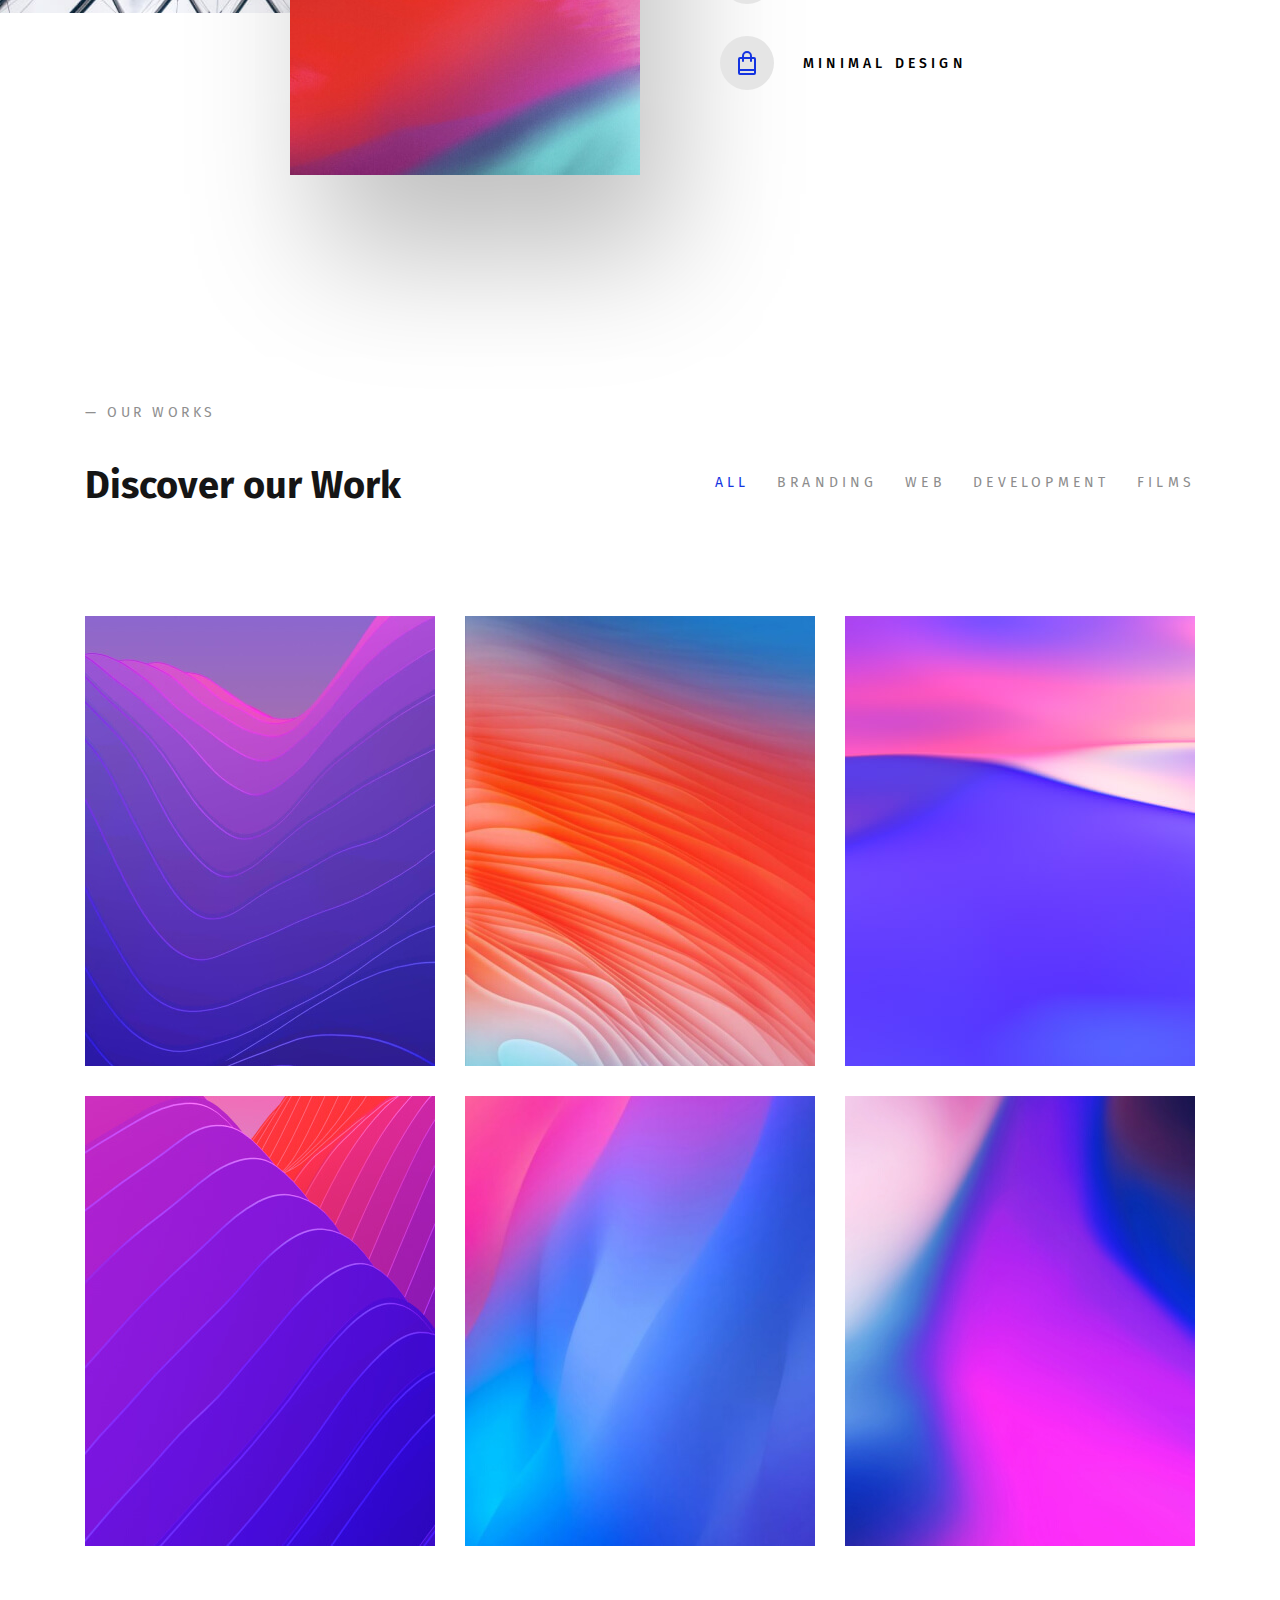
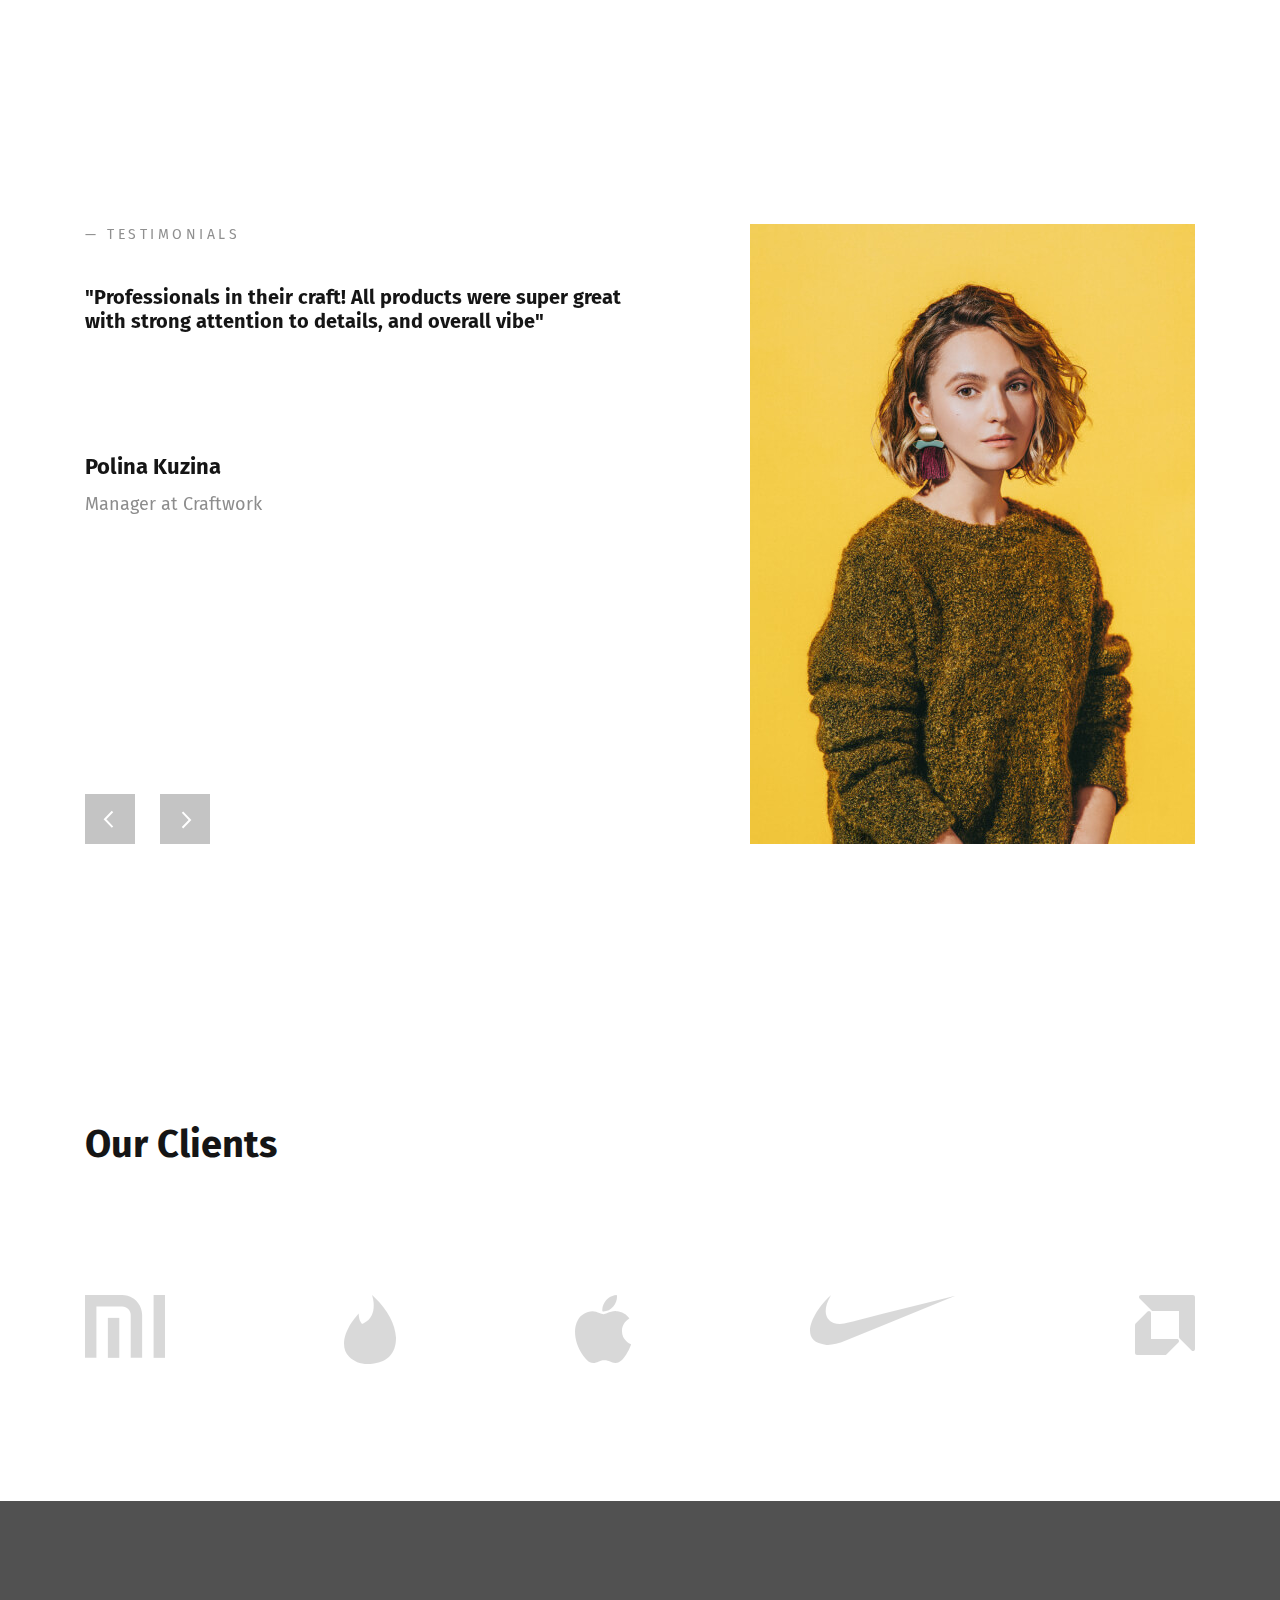
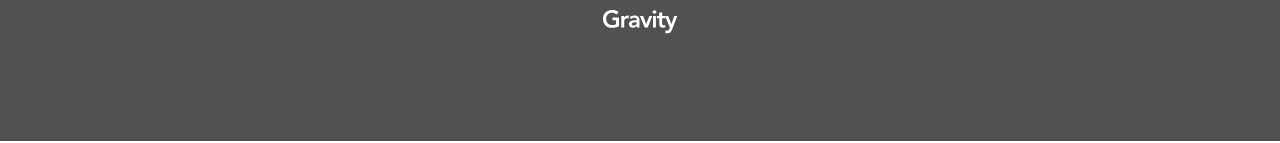
<file: Gravity/index.min.html>
<!DOCTYPE html><html lang="en"><head><meta charset="UTF-8"><title>Gravity</title><meta name="viewport" content="width=device-width, initial-scale=1, shrink-to-fit=no"><link rel="shortcut icon" href="img/favicon.png" type="image/x-icon"><link href="https://fonts.googleapis.com/css?family=Fira+Sans:400,500,700&display=swap" rel="stylesheet"><link rel="stylesheet" href="css/bootstrap.min.css"><link rel="stylesheet" href="css/owl.carousel.min.css"><link rel="stylesheet" href="css/owl.theme.default.min.css"><link rel="stylesheet" href="css/main.min.css"></head><body> <header class="header"><div class="nav"><div class="container"><div class="row"><div class="col-4 col-md-4"> <a href="#"> <img src="img/logo.svg" alt="Gravity" class="logo"> </a></div><div class="col-4 offset-md-2 col-md-3"> <button class="search"> <img src="img/search.svg" alt="Search for materials"> </button></div><div class="col-4 col-md-3"> <button class="menu ml-auto"> <img src="img/menu.svg" alt="Menu Gravity"> </button></div></div></div></div><div class="offer"><div class="container"><div class="row"><div class="col-md-6 vh-dependent"><div class="offer-cont"><h1 class="offer-cont__title"> Work around you and your team</h1><p class="offer-cont__text"> From ads that dance or sing to MTV-like commercials, online advertisers are now using a new type of technology “rich media” to attract consumers.</p> <button class="offer-cont__btn btn"> Get started </button></div></div><div class="col-md-6 be-static vh-dependent"><div class="hero"> <a href="#!" class="video"> </a></div></div></div></div></div> </header> <section class="problems"><div class="container"><div class="row"><div class="col-md-5"> <img src="img/img2.jpg" alt="Poster" class="poster img-fluid"></div><div class="col-md-6 ml-auto d-flex align-items-center"><div class="about"><h2 class="about__title"> We solve digital problems with an outstanding creative flare</h2><p class="about__text"> The best time to view the moon, obviously, is at night when there are few clouds and the weather is accommodating for a long and lasting study.</p><p class="about__text"> For most of us, the idea of astronomy is something we directly connect to “stargazing”, telescopes and seeing magnificent displays in the heavens.</p><div class="about__author"><h4 class="about__name"> Denis Shepovalov</h4><p class="about__dop"> Co-Founder & CEO</p></div></div></div></div></div> </section> <section class="services"><div class="container"><div class="row"><div class="col-md-6"><div class="section-title"><p class="section-title__label"> — Services</p><h2 class="section-title__heading"> We love work hard and explore new things that’s why we cover lot of things. Check our service list and view details</h2></div></div><div class="col-md-5 ml-auto d-flex justify-content-between"><ul class="serv-list serv-list_left"><li class="serv-list__item"> Multimedia</li><li class="serv-list__item"> Interactive design</li><li class="serv-list__item"> Packaging</li><li class="serv-list__item"> Branding</li></ul><ul class="serv-list serv-list_right"><li class="serv-list__item"> Creative Strategy</li><li class="serv-list__item"> UI/UX</li><li class="serv-list__item"> Coding</li></ul></div></div><div class="row"><div class="col"><div class="owl-carousel owl-theme works-carousel"><div class="item"> <img src="img/img3.jpg" alt="Work"> <span class="owl-carousel__play"></span></div><div class="item"> <img src="img/img4.jpg" alt="Work"> <span class="owl-carousel__play"></span></div><div class="item"> <img src="img/img3.jpg" alt="Work"> <span class="owl-carousel__play"></span></div><div class="item"> <img src="img/img4.jpg" alt="Work"> <span class="owl-carousel__play"></span></div></div></div></div></div> </section> <section class="result"><div class="container"><div class="row"><div class="col-md-6 be-static"><div class="collage"> <img src="img/img5.jpg" alt="Work"></div></div><div class="col-md-6"><div class="easy"><h2 class="easy__title"> Well thought with super easy to use</h2><p class="easy__text"> As we approached the palace I could see through the great windows of the first floor the brilliantly illuminated audience chamber of Than Kosis. The immense hall was crowded with nobles and their women.</p><div class="easy__point easy__point_first"> Ultimate Result</div><div class="easy__point easy__point_second"> Minimal Design</div></div></div></div></div> </section> <section class="works tabs"><div class="container"><div class="row"><div class="col-md-6"><div class="section-title"><p class="section-title__label"> — Our works</p><h2 class="section-title__heading"> Discover our Work</h2></div></div><div class="col-12 col-xl-6"><ul class="work-tabs d-flex justify-content-between tabs__caption"><li class="work-tabs__item active"> <a href="#!"> All </a></li><li class="work-tabs__item"> <a href="#!"> Branding </a></li><li class="work-tabs__item"> <a href="#!"> Web </a></li><li class="work-tabs__item"> <a href="#!"> Development </a></li><li class="work-tabs__item"> <a href="#!"> Films </a></li></ul></div></div><div class="row"><div class="col"><div class="works-wrap d-flex justify-content-between tabs__content active"> <a href="#!" class="works-wrap__item"> <img src="img/img7.jpg" alt="Work"> </a> <a href="#!" class="works-wrap__item"> <img src="img/img8.jpg" alt="Work"> </a> <a href="#!" class="works-wrap__item"> <img src="img/img9.jpg" alt="Work"> </a> <a href="#!" class="works-wrap__item"> <img src="img/img10.jpg" alt="Work"> </a> <a href="#!" class="works-wrap__item"> <img src="img/img11.jpg" alt="Work"> </a> <a href="#!" class="works-wrap__item"> <img src="img/img12.jpg" alt="Work"> </a></div><div class="works-wrap d-flex justify-content-between tabs__content"> <a href="#!" class="works-wrap__item"> <img src="img/img12.jpg" alt="Work"> </a> <a href="#!" class="works-wrap__item"> <img src="img/img11.jpg" alt="Work"> </a> <a href="#!" class="works-wrap__item"> <img src="img/img10.jpg" alt="Work"> </a> <a href="#!" class="works-wrap__item"> <img src="img/img9.jpg" alt="Work"> </a> <a href="#!" class="works-wrap__item"> <img src="img/img8.jpg" alt="Work"> </a> <a href="#!" class="works-wrap__item"> <img src="img/img7.jpg" alt="Work"> </a></div><div class="works-wrap d-flex justify-content-between tabs__content"> <a href="#!" class="works-wrap__item"> <img src="img/img8.jpg" alt="Work"> </a> <a href="#!" class="works-wrap__item"> <img src="img/img12.jpg" alt="Work"> </a> <a href="#!" class="works-wrap__item"> <img src="img/img10.jpg" alt="Work"> </a> <a href="#!" class="works-wrap__item"> <img src="img/img11.jpg" alt="Work"> </a> <a href="#!" class="works-wrap__item"> <img src="img/img7.jpg" alt="Work"> </a> <a href="#!" class="works-wrap__item"> <img src="img/img9.jpg" alt="Work"> </a></div><div class="works-wrap d-flex justify-content-between tabs__content"> <a href="#!" class="works-wrap__item"> <img src="img/img12.jpg" alt="Work"> </a> <a href="#!" class="works-wrap__item"> <img src="img/img11.jpg" alt="Work"> </a> <a href="#!" class="works-wrap__item"> <img src="img/img10.jpg" alt="Work"> </a> <a href="#!" class="works-wrap__item"> <img src="img/img9.jpg" alt="Work"> </a> <a href="#!" class="works-wrap__item"> <img src="img/img8.jpg" alt="Work"> </a> <a href="#!" class="works-wrap__item"> <img src="img/img7.jpg" alt="Work"> </a></div><div class="works-wrap d-flex justify-content-between tabs__content"> <a href="#!" class="works-wrap__item"> <img src="img/img11.jpg" alt="Work"> </a> <a href="#!" class="works-wrap__item"> <img src="img/img12.jpg" alt="Work"> </a> <a href="#!" class="works-wrap__item"> <img src="img/img8.jpg" alt="Work"> </a> <a href="#!" class="works-wrap__item"> <img src="img/img9.jpg" alt="Work"> </a> <a href="#!" class="works-wrap__item"> <img src="img/img7.jpg" alt="Work"> </a> <a href="#!" class="works-wrap__item"> <img src="img/img10.jpg" alt="Work"> </a></div></div></div></div> </section> <section class="testimonials"><div class="container"><div class="owl-carousel contributor-carousel"><div class="row"><div class="col-md-6"><div class="section-title"><p class="section-title__label"> — Testimonials</p><h2 class="section-title__heading section-title__heading_review"> "Professionals in their craft! All products were super great with strong attention to details, and overall vibe"</h2><div class="contributor"><h3 class="contributor__title"> Polina Kuzina</h3><p class="contributor__desc"> Manager at Craftwork</p></div></div></div><div class="col-md-5 ml-auto"> <img src="img/photo.jpg" alt="Polina Kuzina" class="cont-photo img-fluid"></div></div><div class="row"><div class="col-md-6"><div class="section-title"><p class="section-title__label"> — Testimonials</p><h2 class="section-title__heading section-title__heading_review"> "Professionals in their craft! All products were super great with strong attention to details, and overall vibe"</h2><div class="contributor"><h3 class="contributor__title"> Polina Kuzina</h3><p class="contributor__desc"> Manager at Craftwork</p></div></div></div><div class="col-md-5 ml-auto"> <img src="img/photo.jpg" alt="Polina Kuzina" class="cont-photo img-responsive"></div></div></div></div> </section> <section class="clients"><div class="container"><div class="row"><div class="col-md-6"><div class="section-title"><h2 class="section-title__heading"> Our Clients</h2></div></div></div><div class="row"><div class="col"><div class="clients-row d-flex justify-content-between"> <a href="#!" class="clients-row__item"> <img src="img/xiaomi.svg" alt="Xiaomi"> </a> <a href="#!" class="clients-row__item"> <img src="img/tinder.svg" alt="Tinder"> </a> <a href="#!" class="clients-row__item"> <img src="img/apple.svg" alt="Apple"> </a> <a href="#!" class="clients-row__item"> <img src="img/nike.svg" alt="Nike"> </a> <a href="#!" class="clients-row__item"> <img src="img/amd.svg" alt="AMD"> </a></div></div></div></div> </section> <footer class="footer"><div class="container"><div class="row"><div class="col d-flex justify-content-center"> <a href="#"><img class="footer-logo" src="img/logo-footer.svg" alt="Gravity"></a></div></div></div> </footer> <script src="js/jquery-3.4.1.min.js"></script> <script src="js/owl.carousel.min.js"></script> <script src="js/main.min.js"></script> </body></html>
</file>
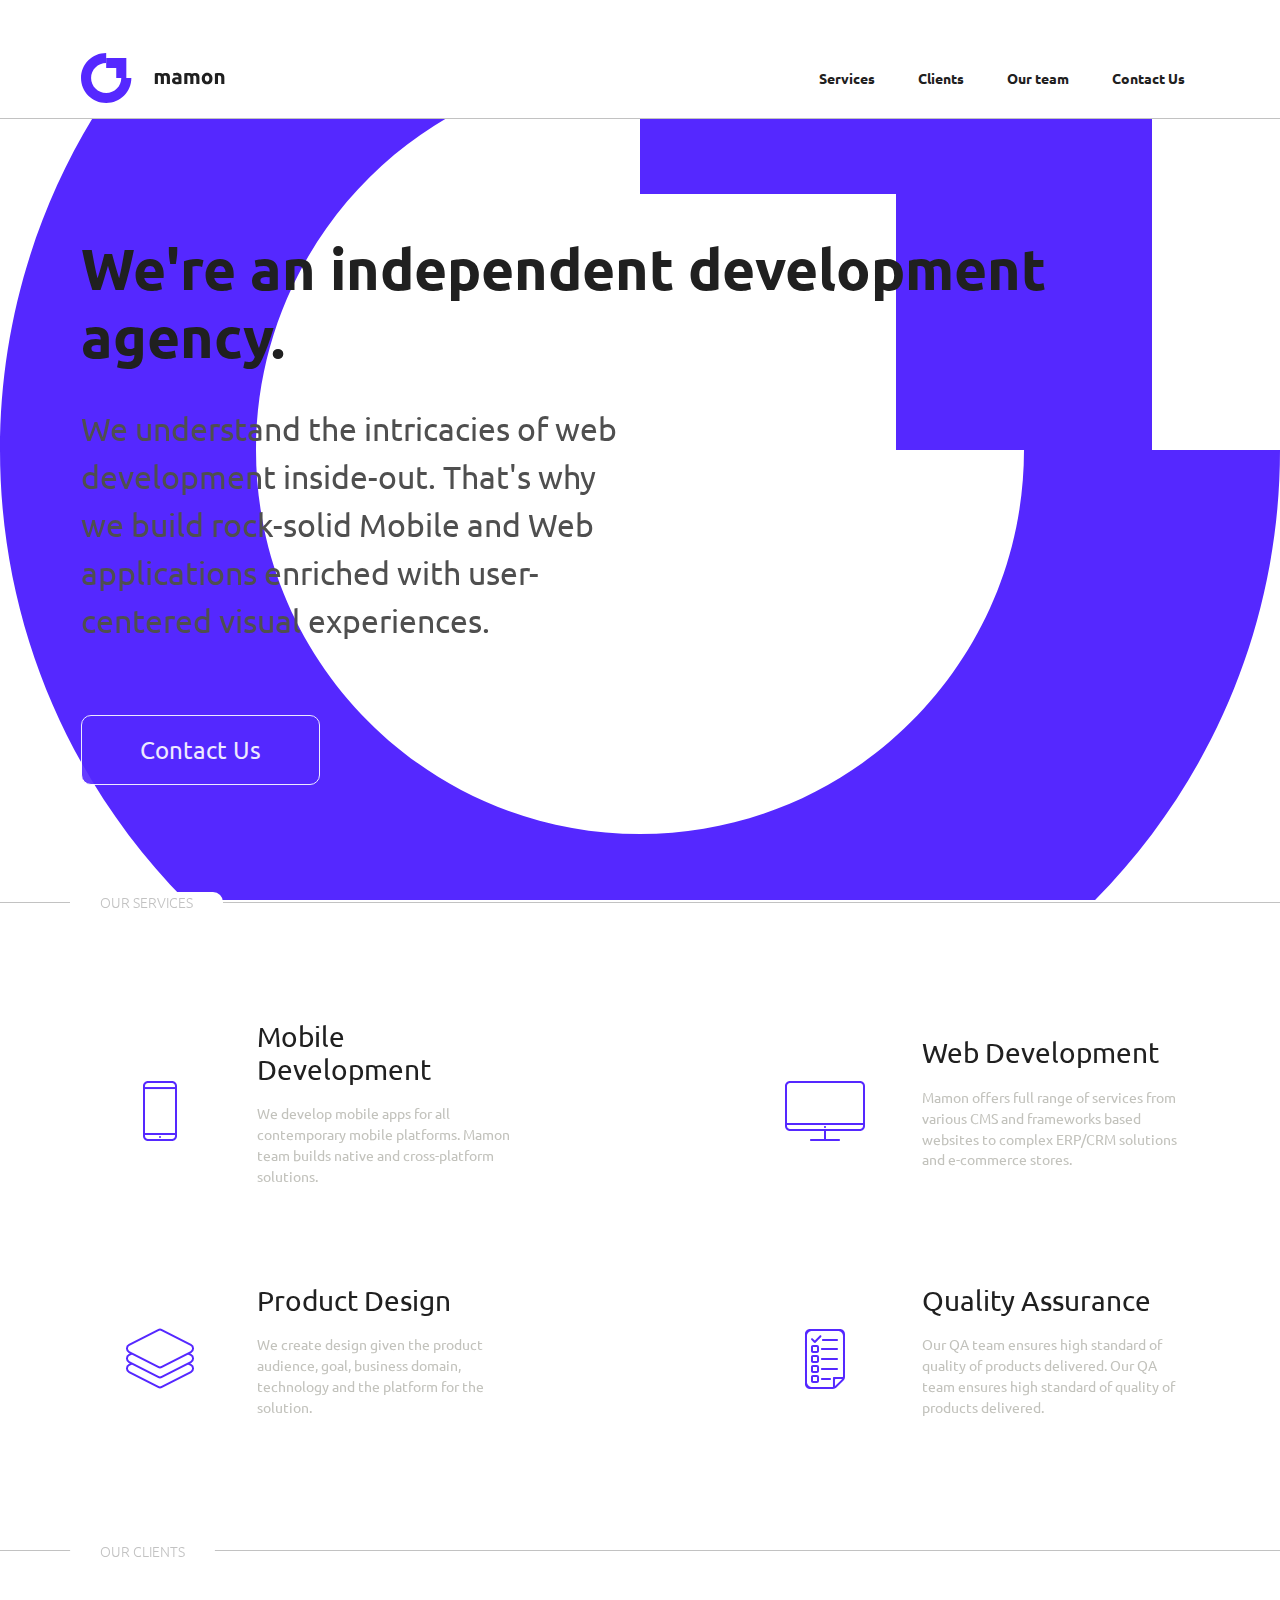
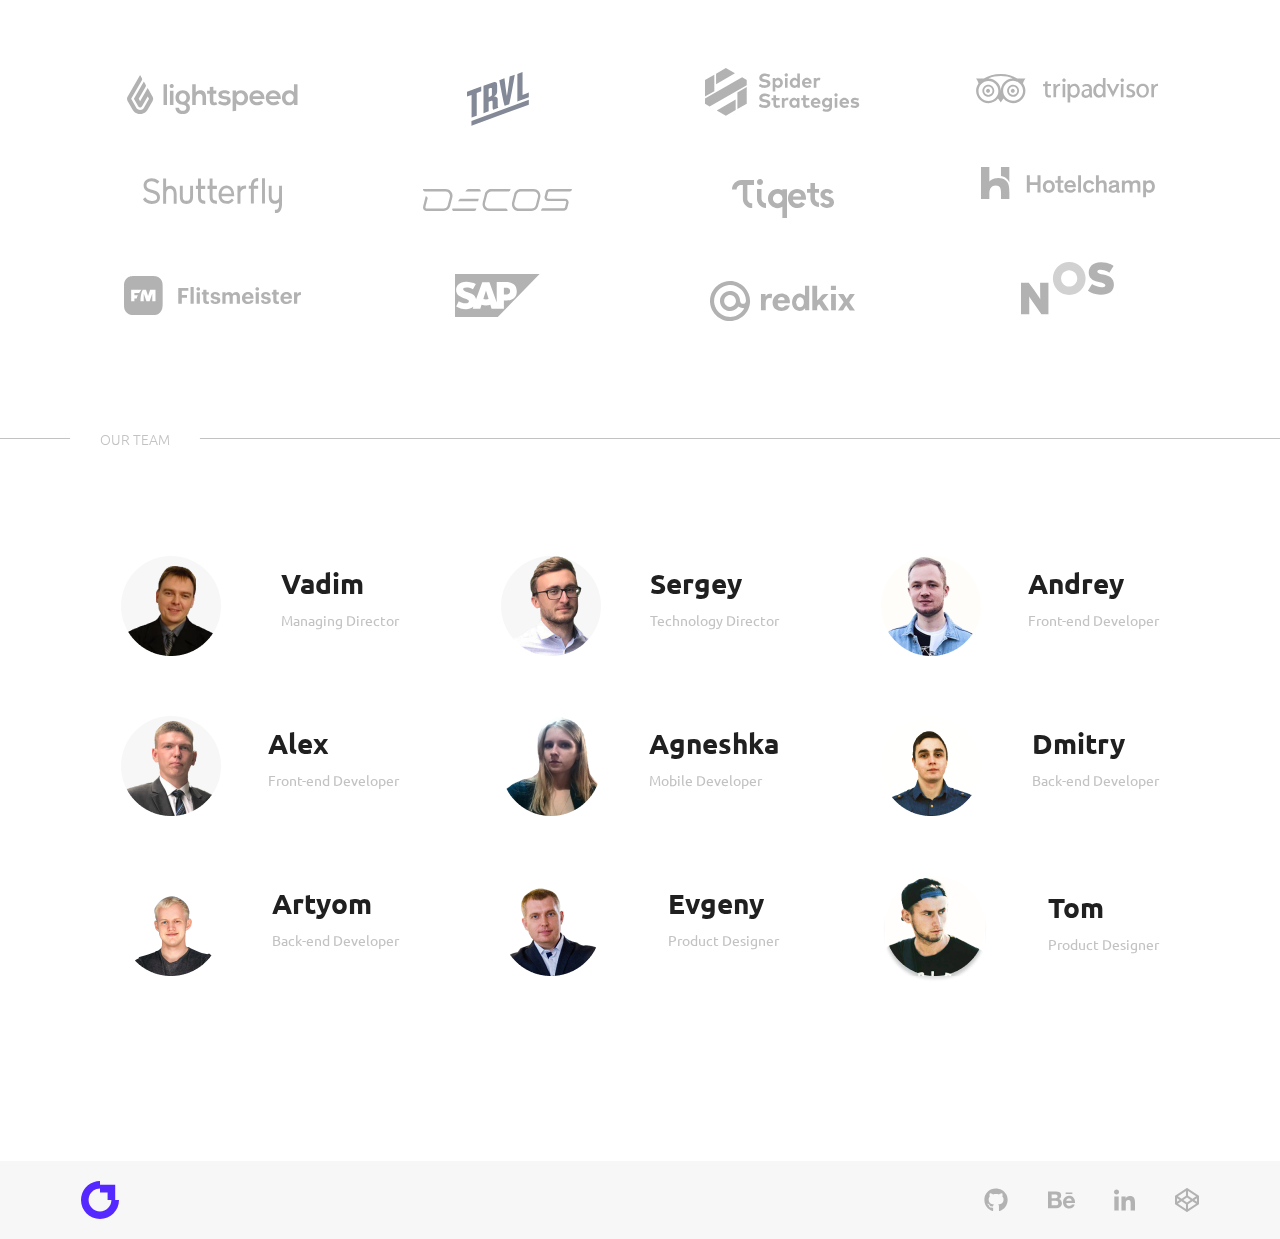
<file: Mamon/index.min.html>
<!DOCTYPE html><html lang="en"><head> <meta charset="UTF-8"> <meta name="viewport" content="width=device-width, initial-scale=1"> <link rel="shortcut icon" href="./images/svg/infinity.svg" type="image/x-icon"> <link rel="stylesheet" href="css/bootstrap.min.css"> <link rel="stylesheet" href="css/style.min.css"> <title>Mamon</title></head><body><header class="header"> <div class="container-md"> <div class="row justify-content-between align-items-center"> <img class="header__image" src="./images/svg/mamon-logo.svg" alt="Mamon"> <ul class="nav col-auto nav__d-none"> <li class="nav-item header__item"> <a href="#!" class="nav-link header__link">Services</a> </li><li class="nav-item header__item"> <a href="#!" class="nav-link header__link">Clients</a> </li><li class="nav-item header__item"> <a href="#!" class="nav-link header__link">Our team</a> </li><li class="nav-item header__item"> <a href="#!" class="nav-link header__link">Contact Us</a> </li></ul> <div class="burger position-relative"> <span class="burger__line burger__line--first"></span> <span class="burger__line burger__line--second"></span> <span class="burger__line burger__line--third"></span> </div></div></div></header><section class="intro"> <div class="container-md position-relative"> <div class="row"> <div class="text-start"> <h1 class="intro__title">We're an independent development agency.</h1> <p class="col-12 col-lg-6 intro__text">We understand the intricacies of web development inside-out. That's why we build rock-solid Mobile and Web applications enriched with user-centered visual experiences.</p><button type="button" class="btn intro__btn">Contact Us</button> </div></div></div></section><section class="services"> <div class="container-md position-relative"> <span class="line__text">OUR SERVICES</span> <div class="row justify-content-between"> <div class="col-12 col-lg-6 col-xl-5 d-flex justify-content-between align-items-center services__card"> <div class="d-flex justify-content-center align-items-center services__img"> <img src="./images/svg/smartphone.svg" alt="Smartphone"> </div><div class="text-start services__content"> <h3 class="services__title">Mobile Development</h3> <p class="services__text">We develop mobile apps for all contemporary mobile platforms. Mamon team builds native and cross-platform solutions.</p></div></div><div class="col-12 col-lg-6 col-xl-5 d-flex justify-content-between align-items-center services__card"> <div class="d-flex justify-content-center align-items-center services__img"> <img src="./images/svg/monitor.svg" alt="Smartphone"> </div><div class="text-start services__content"> <h3 class="services__title">Web Development</h3> <p class="services__text">Mamon offers full range of services from various CMS and frameworks based websites to complex ERP/CRM solutions and e-commerce stores.</p></div></div><div class="col-12 col-lg-6 col-xl-5 d-flex justify-content-between align-items-center services__lg"> <div class="d-flex justify-content-center align-items-center services__img"> <img src="./images/svg/layers.svg" alt="Smartphone"> </div><div class="text-start services__content"> <h3 class="services__title">Product Design</h3> <p class="services__text">We create design given the product audience, goal, business domain, technology and the platform for the solution.</p></div></div><div class="col-12 col-lg-6 col-xl-5 d-flex justify-content-between align-items-center"> <div class="d-flex justify-content-center align-items-center services__img"> <img src="./images/svg/test.svg" alt="Smartphone"> </div><div class="text-start services__content"> <h3 class="services__title">Quality Assurance</h3> <p class="services__text">Our QA team ensures high standard of quality of products delivered. Our QA team ensures high standard of quality of products delivered.</p></div></div></div></div></section><section class="clients"> <div class="container-md position-relative"> <span class="line__text">OUR CLIENTS</span> <div class="row justify-content-between align-items-center"> <div class="col-12 col-md-6 col-lg-3 clients__lg"> <div class="d-flex flex-column justify-content-center align-items-center clients__images"> <img class="clients__img" src="./images/svg/logo-lightspeed.svg" alt=""> <img class="clients__img" src="./images/svg/logo-shutterfly.svg" alt=""> <img src="./images/svg/logo-flitsmeister.svg" alt=""> </div></div><div class="col-12 col-md-6 col-lg-3 clients__lg"> <div class="d-flex flex-column justify-content-center align-items-center clients__images"> <img class="clients__img" src="./images/svg/logo-trvl.svg" alt=""> <img class="clients__img" src="./images/svg/logo-decos.svg" alt=""> <img src="./images/svg/logo-sap.svg" alt=""> </div></div><div class="col-12 col-md-6 col-lg-3 clients__md"> <div class="d-flex flex-column justify-content-center align-items-center clients__images"> <img class="clients__img" src="./images/svg/logo-spider-strategies.svg" alt=""> <img class="clients__img" src="./images/svg/logo-tiqets.svg" alt=""> <img src="./images/svg/logo-redkix.svg" alt=""> </div></div><div class="col-12 col-md-6 col-lg-3"> <div class="d-flex flex-column justify-content-center align-items-center clients__images"> <img class="clients__img" src="./images/svg/logo-tripadvisor.svg" alt=""> <img class="clients__img" src="./images/svg/logo-hotelchamp.svg" alt=""> <img src="./images/svg/logo-nos.svg" alt=""> </div></div></div></div></section><section class="team"> <div class="container-md position-relative"> <span class="line__text">OUR TEAM</span> <div class="row team__mb"> <div class="col-12 col-md-4 team__col team__md"> <div class="d-flex justify-content-between align-items-center"> <div class="d-flex justify-content-center align-items-center team__img"> <img class="team__filter" src="./images/vadim.png" alt="Vadim"> </div><div class="text-start team__content"> <h3 class="team__title">Vadim</h3> <p class="team__text">Managing Director</p></div></div></div><div class="col-12 col-md-4 team__col"> <div class="d-flex justify-content-between align-items-center"> <div class="d-flex justify-content-center align-items-center team__img"> <img class="team__filter" src="./images/sergey.png" alt="Sergey"> </div><div class="text-start team__content"> <h3 class="team__title">Sergey</h3> <p class="team__text">Technology Director</p></div></div></div><div class="col-12 col-md-4 team__col team__d-none"> <div class="d-flex justify-content-between align-items-center"> <div class="d-flex justify-content-center align-items-center team__img"> <img class="team__filter" src="./images/andrey.png" alt="Andrey"> </div><div class="text-start team__content"> <h3 class="team__title">Andrey</h3> <p class="team__text">Front-end Developer</p></div></div></div></div><div class="row team__mb"> <div class="col-12 col-md-4 team__col team__md"> <div class="d-flex justify-content-between align-items-center"> <div class="d-flex justify-content-center align-items-center team__img"> <img class="team__filter" src="./images/alex.png" alt="Alex"> </div><div class="text-start team__content"> <h3 class="team__title">Alex</h3> <p class="team__text">Front-end Developer</p></div></div></div><div class="col-12 col-md-4 team__col"> <div class="d-flex justify-content-between align-items-center"> <div class="d-flex justify-content-center align-items-center team__img"> <img class="team__filter" src="./images/agne.png" alt="Agneshka"> </div><div class="text-start team__content"> <h3 class="team__title">Agneshka</h3> <p class="team__text">Mobile Developer</p></div></div></div><div class="col-12 col-md-4 team__col team__d-none"> <div class="d-flex justify-content-between align-items-center"> <div class="d-flex justify-content-center align-items-center team__img"> <img class="team__filter" src="./images/dima.png" alt="Dmitry"> </div><div class="text-start team__content"> <h3 class="team__title">Dmitry</h3> <p class="team__text">Back-end Developer</p></div></div></div></div><div class="row team__mb"> <div class="col-12 col-md-4 team__col team__md"> <div class="d-flex justify-content-between align-items-center"> <div class="d-flex justify-content-center align-items-center team__img"> <img class="team__filter" src="./images/artyom.png" alt="Artyom"> </div><div class="text-start team__content"> <h3 class="team__title">Artyom</h3> <p class="team__text">Back-end Developer</p></div></div></div><div class="col-12 col-md-4 team__col"> <div class="d-flex justify-content-between align-items-center"> <div class="d-flex justify-content-center align-items-center team__img"> <img class="team__filter" src="./images/evgeny.png" alt="Evgeny"> </div><div class="text-start team__content"> <h3 class="team__title">Evgeny</h3> <p class="team__text">Product Designer</p></div></div></div><div class="col-12 col-md-4 team__col team__d-none"> <div class="d-flex justify-content-between align-items-center"> <div class="d-flex justify-content-center align-items-center team__img"> <img class="team__filter" src="./images/tom.png" alt="Tom"> </div><div class="text-start team__content"> <h3 class="team__title">Tom</h3> <p class="team__text">Product Designer</p></div></div></div></div><div class="row team__lg team__mb"> <div class="col-12 col-md-4 team__col team__md"> <div class="d-flex justify-content-between align-items-center"> <div class="d-flex justify-content-center align-items-center team__img"> <img class="team__filter" src="./images/andrey.png" alt="Andrey"> </div><div class="text-start team__content"> <h3 class="team__title">Andrey</h3> <p class="team__text">Front-end Developer</p></div></div></div><div class="col-12 col-md-4 team__col"> <div class="d-flex justify-content-between align-items-center"> <div class="d-flex justify-content-center align-items-center team__img"> <img class="team__filter" src="./images/dima.png" alt="Dmitry"> </div><div class="text-start team__content"> <h3 class="team__title">Dmitry</h3> <p class="team__text">Back-end Developer</p></div></div></div></div><div class="row team__lg"> <div class="col-12 col-md-4 team__col"> <div class="d-flex justify-content-between align-items-center"> <div class="d-flex justify-content-center align-items-center team__img"> <img class="team__filter" src="./images/tom.png" alt="Tom"> </div><div class="text-start team__content"> <h3 class="team__title">Tom</h3> <p class="team__text">Product Designer</p></div></div></div></div></div></section><footer class="footer"> <div class="container-md"> <div class="row justify-content-between align-items-center"> <img class="footer__img" src="./images/svg/logo-ico.svg" alt="Mamon"> <div class="d-flex justify-content-between align-items-center footer__images"> <img src="./images/svg/social-ico4.svg" alt="Social-ico"> <img src="./images/svg/social-ico3.svg" alt="Social-ico"> <img src="./images/svg/social-ico2.svg" alt="Social-ico"> <img src="./images/svg/social-ico1.svg" alt="Social-ico"> </div></div></div></footer></body></html>
</file>
<file: Gravity/css/main.min.css>
body{font-family:'Fira Sans',sans-serif;color:#8d8d8d;font-size:18px}button{display:block;border:none;background:0 0}li,ul{display:block;padding:0;margin:0}.vh-dependent{height:35vh;display:flex;align-items:center}.be-static{position:static}h1,h2,h3,h4,h5,h6{font-style:normal;font-weight:700;color:#151515;margin:0;padding:0}h2{font-size:38px}h3{font-size:22px}.btn{background:#4737ff;color:#fff;text-transform:uppercase;font-weight:500;font-size:14px;padding:13px 26px;display:inline;border-radius:0;letter-spacing:.3em;text-align:center;transition:all .5s ease}.btn:hover{background:#3726f2;color:#fff}.header{height:95vh}.nav{padding-top:59px;margin-bottom:127px}.offer-cont__title{font-size:60px;letter-spacing:-.01em;line-height:1.2em}.offer-cont__text{margin:30px 0 56px}.hero{background:url(../img/img1.jpg) no-repeat right top;background-size:80% 100%;width:55%;height:80vh;position:absolute;right:0;top:142px}.video{position:absolute;left:0;bottom:20%;width:40%;height:33%;display:block;background:url(../img/video.jpg) no-repeat center center;display:flex;justify-content:center;align-items:center}.video:after{content:'';display:block;background:url(../img/play.svg);width:65px;height:65px}.problems{padding-top:137px}.about__author{background:url(../img/author.jpg) no-repeat left center;padding:7px 0 7px 96px;margin-top:61px}.about__name{font-size:22px}.about__dop{margin-bottom:0}.services{padding-top:142px}.section-title__label{text-transform:uppercase;font-size:14px;letter-spacing:.25em;color:#8f8f8f;margin-bottom:40px;cursor:pointer}.serv-list{color:#8d8d8d;margin-top:67px}.serv-list__item{margin-bottom:20px;cursor:pointer}.serv-list__item:hover{color:#1434e1;transition:.5s}.serv-list_left{margin-left:37px}.works-carousel{margin-top:99px}@media screen and (min-width:992px){.works-carousel .item,.works-carousel .owl-item{width:825px!important;position:relative}}.owl-theme .owl-dots,.owl-theme .owl-nav{text-align:left}.owl-theme .owl-nav [class*=owl-]{margin:0}.works-carousel .owl-nav{margin-top:50px!important}.works-carousel .owl-prev{margin-right:25px!important}.owl-carousel__play{display:block;background:url(../img/play.svg);width:65px;height:65px;position:absolute;left:50%;top:50%;margin-left:-32px;margin-top:-32px;cursor:pointer}.collage{padding-top:219px;width:50%;height:540px;background:url(../img/img6.jpg) no-repeat left top/80% 70%;position:absolute;left:0}.collage img{display:block;width:350px;height:453px;position:absolute;right:0;bottom:0;box-shadow:30px 80px 130px rgba(0,0,0,.25)}.result{padding-top:219px}.easy{margin-left:65px;margin-top:30px}.easy__title{margin-bottom:30px}.easy__text{margin-bottom:52px}.easy__point{padding-left:83px;text-transform:uppercase;letter-spacing:.3em;color:#000;font-weight:500;font-size:14px;padding-top:20px;padding-bottom:20px;margin-bottom:25px}.easy__point_first{background:url(../img/icon100.svg) no-repeat left center}.easy__point_second{background:url(../img/bag.svg) no-repeat left center}.works{padding-top:283px}.work-tabs{margin-left:60px;font-size:14px;text-transform:uppercase;letter-spacing:.3em;margin-top:70px}.work-tabs__item a{text-decoration:none;color:#8d8d8d}.work-tabs__item.active a{color:#1434e1}.works-wrap{flex-wrap:wrap;margin-top:108px}.works-wrap__item{margin-bottom:30px;display:block;position:relative}.works-wrap__item img{transition:all 1s ease;display:block}.works-wrap__item:hover img{box-shadow:-30px 80px 200px rgba(0,0,0,.25);-moz-transform:scale(1.1);-webkit-transform:scale(1.1);-o-transform:scale(1.1);-ms-transform:scale(1.1);transform:scale(1.1)}.works-wrap__item:hover:after{content:'';display:block;background:url(../img/play.svg);width:65px;height:65px;position:absolute;left:50%;top:50%;margin-left:-32px;margin-top:-32px}.tabs__content{display:none!important}.tabs__content.active{display:flex!important}.testimonials{padding-top:248px}.contributor{margin-top:121px}.contributor__title{margin-bottom:10px}.cont-photo{display:block}.contributor-carousel .owl-nav{display:flex;margin-top:-50px;position:relative}.contributor-carousel .owl-prev{margin-right:25px}.clients{padding-top:278px}.clients-row{margin-top:127px}.footer{height:240px;background:#515151;margin-top:136px}.footer-logo{margin-top:109px;margin-bottom:109px}.section-title__heading_review{font-size:20px}@media screen and (max-width:1200px){.work-tabs{margin-left:0}.works-wrap__item{width:30%}.works-wrap__item img{display:block;width:100%}.contributor{margin-top:50px}}@media screen and (max-width:720px){.hero{position:relative;width:100%;height:200px;top:0;margin-top:60px}.vh-dependent{height:auto;display:flex;align-items:center}.about{margin-top:60px}.collage{position:relative;width:100%}.easy{margin-left:0;margin-top:110px}.contributor-carousel .owl-nav{margin-top:40px}}@media screen and (max-width:576px){.serv-list_left{margin-left:0}.works-wrap__item{width:100%;margin-bottom:40px}.clients-row{flex-direction:column}.clients-row__item{margin-bottom:70px;text-align:center}.work-tabs{flex-direction:column}.work-tabs__item{margin-bottom:40px}}
</file>
<file: Mamon/css/style.min.css>
html{font-size:15px}body{min-width:320px;font-family:Ubuntu,sans-serif;font-style:normal;font-weight:400;color:#202020}img{display:block;cursor:pointer}.line__text{position:absolute;padding:0 2rem;top:-8.5rem;left:0;font-size:.93rem;font-weight:300;border-radius:10px;color:#c2c2c2;background:#fff}@font-face{font-family:Ubuntu;font-style:normal;font-weight:300;src:url(../fonts/ubuntu-v15-latin-300.eot);src:local(''),url(../fonts/ubuntu-v15-latin-300.eot?#iefix) format('embedded-opentype'),url(../fonts/ubuntu-v15-latin-300.woff2) format('woff2'),url(../fonts/ubuntu-v15-latin-300.woff) format('woff'),url(../fonts/ubuntu-v15-latin-300.ttf) format('truetype'),url(../fonts/ubuntu-v15-latin-300.svg#Ubuntu) format('svg')}@font-face{font-family:Ubuntu;font-style:normal;font-weight:400;src:url(../fonts/ubuntu-v15-latin-regular.eot);src:local(''),url(../fonts/ubuntu-v15-latin-regular.eot?#iefix) format('embedded-opentype'),url(../fonts/ubuntu-v15-latin-regular.woff2) format('woff2'),url(../fonts/ubuntu-v15-latin-regular.woff) format('woff'),url(../fonts/ubuntu-v15-latin-regular.ttf) format('truetype'),url(../fonts/ubuntu-v15-latin-regular.svg#Ubuntu) format('svg')}@font-face{font-family:Ubuntu;font-style:normal;font-weight:700;src:url(../fonts/ubuntu-v15-latin-700.eot);src:local(''),url(../fonts/ubuntu-v15-latin-700.eot?#iefix) format('embedded-opentype'),url(../fonts/ubuntu-v15-latin-700.woff2) format('woff2'),url(../fonts/ubuntu-v15-latin-700.woff) format('woff'),url(../fonts/ubuntu-v15-latin-700.ttf) format('truetype'),url(../fonts/ubuntu-v15-latin-700.svg#Ubuntu) format('svg')}.header{position:fixed;width:100%;padding-top:3.53rem;padding-bottom:1rem;border-bottom:1px solid #c2c2c2;background:#fff;z-index:10}.header__image{display:block;max-width:11.133rem;height:auto;cursor:pointer}.header__item{margin-left:1rem}.header__item:first-child{margin-left:0}.header__link{padding:.16rem .93rem;font-size:.93rem;font-weight:700;color:#202020;border-radius:5px}.header__link:hover{color:#fff;background:#5528ff}.burger{display:none;width:2.5rem;height:2rem;margin-right:2rem}.burger__line{position:absolute;width:100%;height:.4rem;background:#202020;border-radius:2px}.burger__line--first{top:0}.burger__line--second{top:50%;transform:translateY(-50%)}.burger__line--third{bottom:0}.intro{position:relative}.intro:before{content:"";display:block;width:100%;height:100%;position:fixed;right:0;top:50%;transform:translateY(-50%);background:url(../images/svg/logo-ico.svg) no-repeat center;background-size:cover;z-index:-1}.intro__title{margin-top:15.6rem;margin-bottom:2.3rem;font-size:3.8rem;font-weight:700;color:#202020}.intro__text{margin-bottom:4.66rem;font-size:2.13rem;font-weight:400;color:#4f4f4f}.intro__btn{margin-bottom:7.8rem;padding:1.06rem 3.86rem;font-size:1.6rem;font-weight:400;color:#fff;background:#5528ff;border-radius:10px;border:1px solid #fff;opacity:.9;transition:opacity .2s ease-in-out}.intro__btn:hover{color:#fff;opacity:1}.services{padding:7.8rem 0;border-top:1px solid #c2c2c2;background:#fff}.services__card{margin-bottom:5.46rem}.services__img{width:35%;transition:transform .2s ease-in-out}.services__img:hover{transform:scale(1.5)}.services__content{padding:0 1rem;width:65%;max-width:19.46rem}.services__title{margin-bottom:1.13rem;font-size:1.86rem;font-weight:400;color:#202020}.services__text{font-size:.93rem;font-weight:400;color:#c2c2bc}.clients{padding:7.8rem 0;border-top:1px solid #c2c2c2;background:#fff}.clients__images{width:100%}.clients__img{margin-bottom:4.2rem}.team{padding:7.8rem 0;border-top:1px solid #c2c2c2;background:#fff}.team__lg{display:none}.team__mb{margin-bottom:4rem}.team__col{max-width:20rem;margin:0 auto}.team__img{margin-right:2.33rem}.team__filter{transition:filter .2s ease-in-out}.team__filter:hover{filter:drop-shadow(0 4px 4px rgba(0, 0, 0, .25))}.team__title{margin-bottom:.73rem;font-size:1.86rem;font-weight:700;color:#202020}.team__text{font-size:.93rem;font-weight:400;color:#c2c2c2}.footer{padding:1.33rem 0;background:#f7f7f7}.footer__img{max-width:4rem;height:auto}.footer__images{max-width:15.8rem;height:100%}@media screen and (max-width:992px){.clients__lg{margin-bottom:4.2rem}.services__lg{margin-bottom:5.46rem}.team__d-none{display:none}.team__lg{display:flex}}@media screen and (max-width:768px){.clients__md{margin-bottom:4.2rem}}@media screen and (max-width:616px){.nav__d-none{display:none}.burger{display:block}.intro__title{font-size:3rem}.intro__text{font-size:1.3rem}.team__md{margin-bottom:4rem}}
</file>
